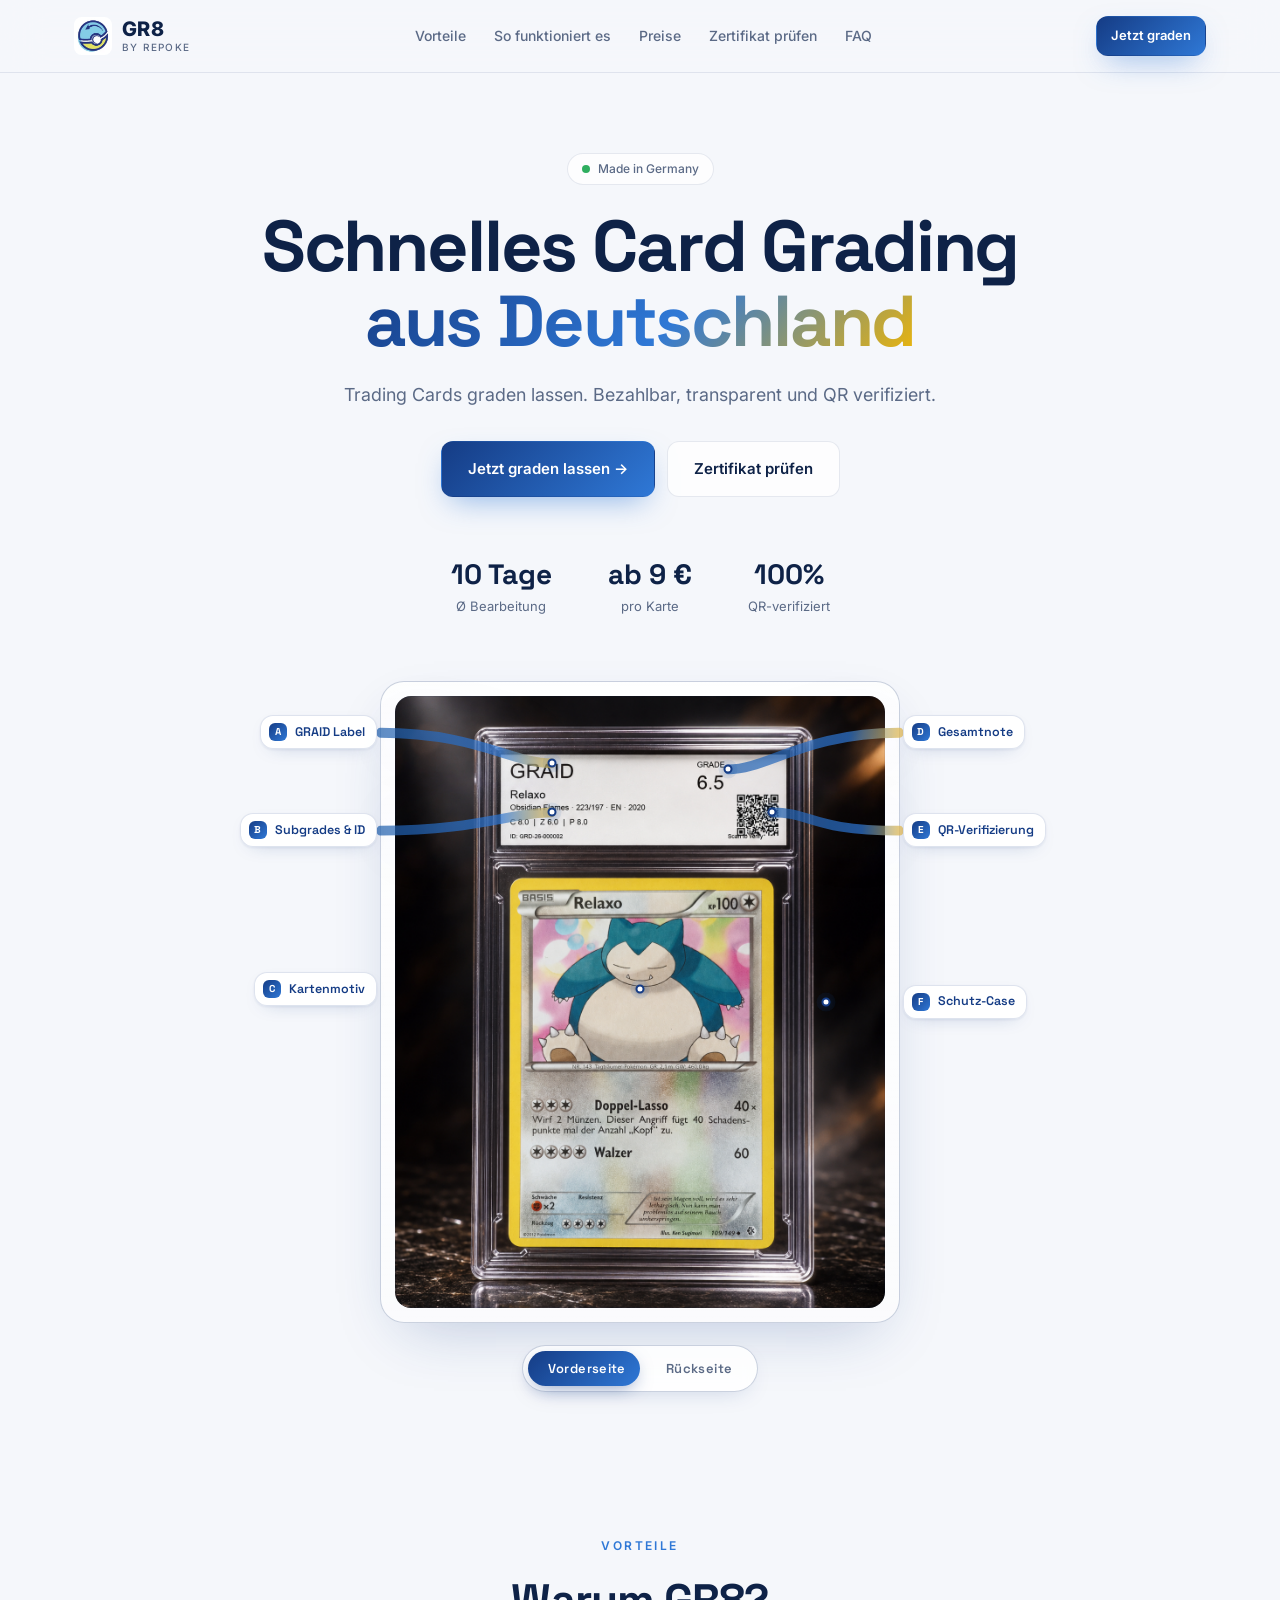
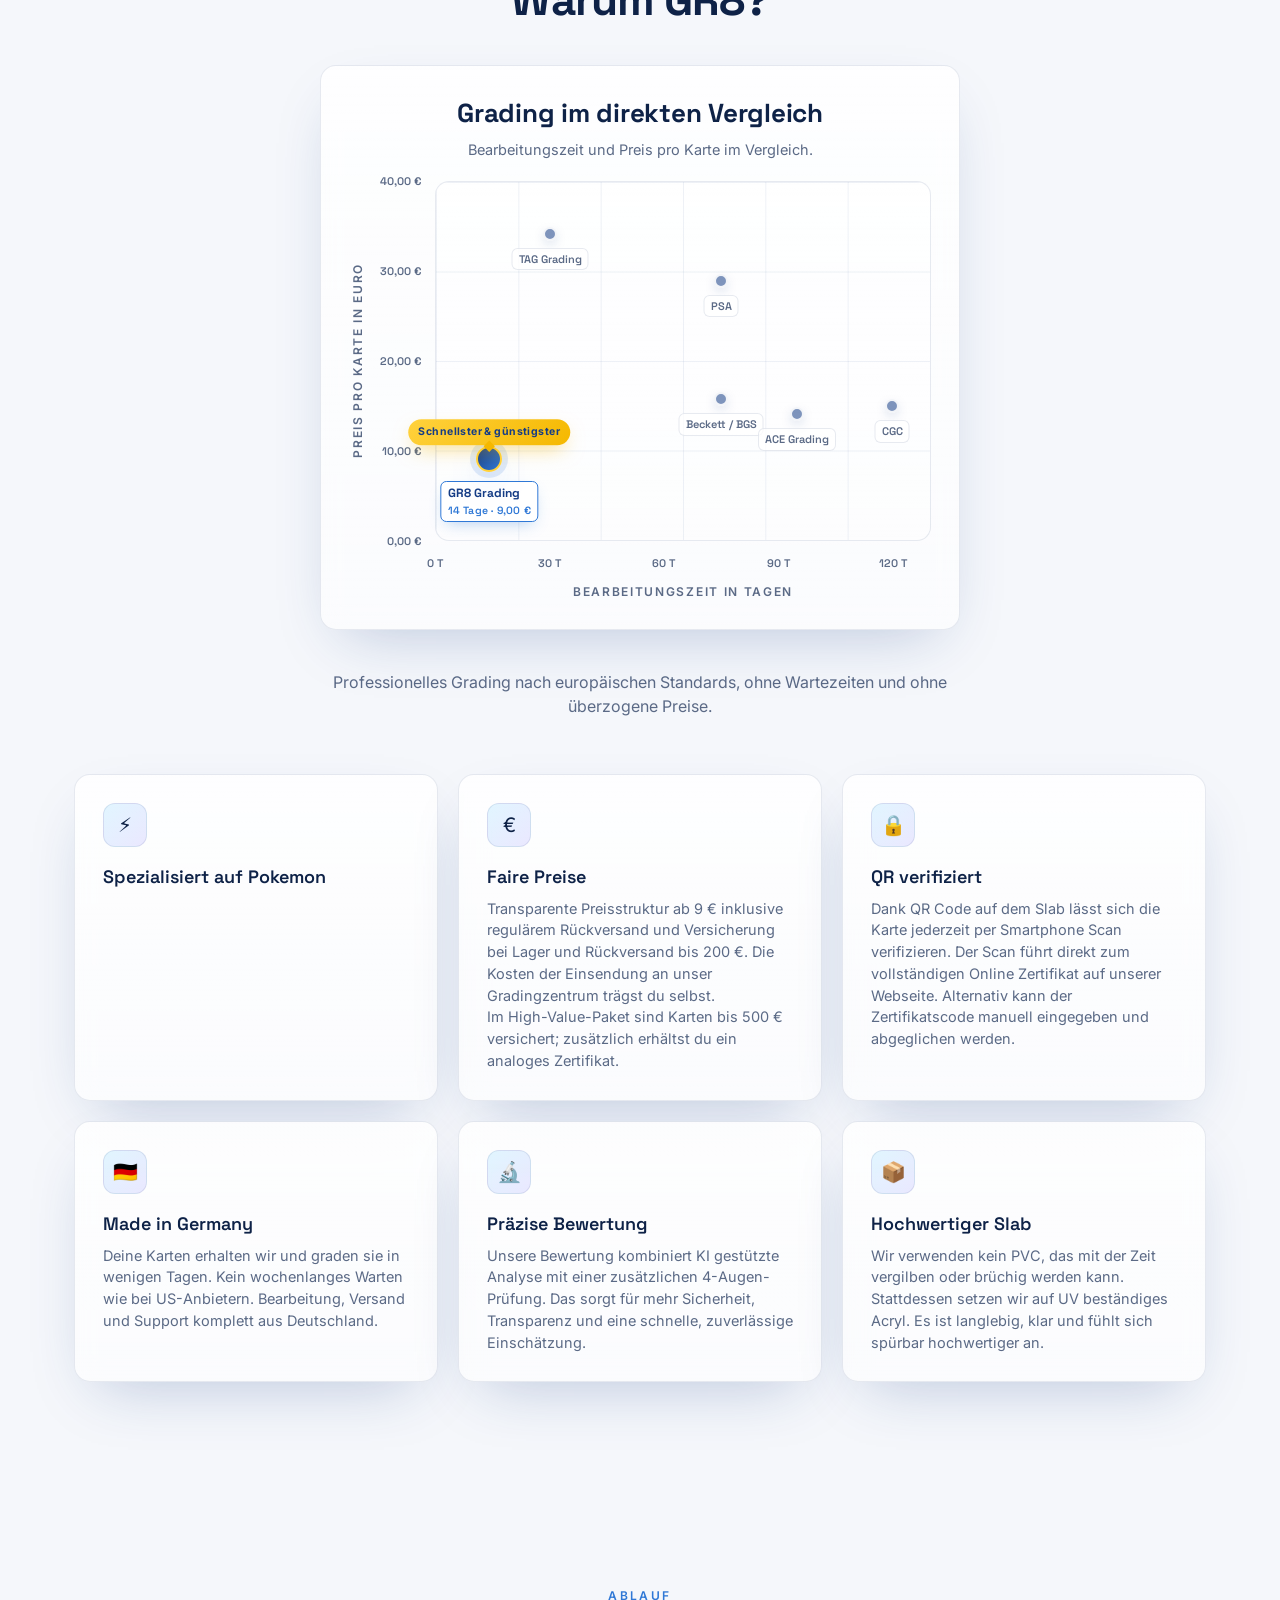
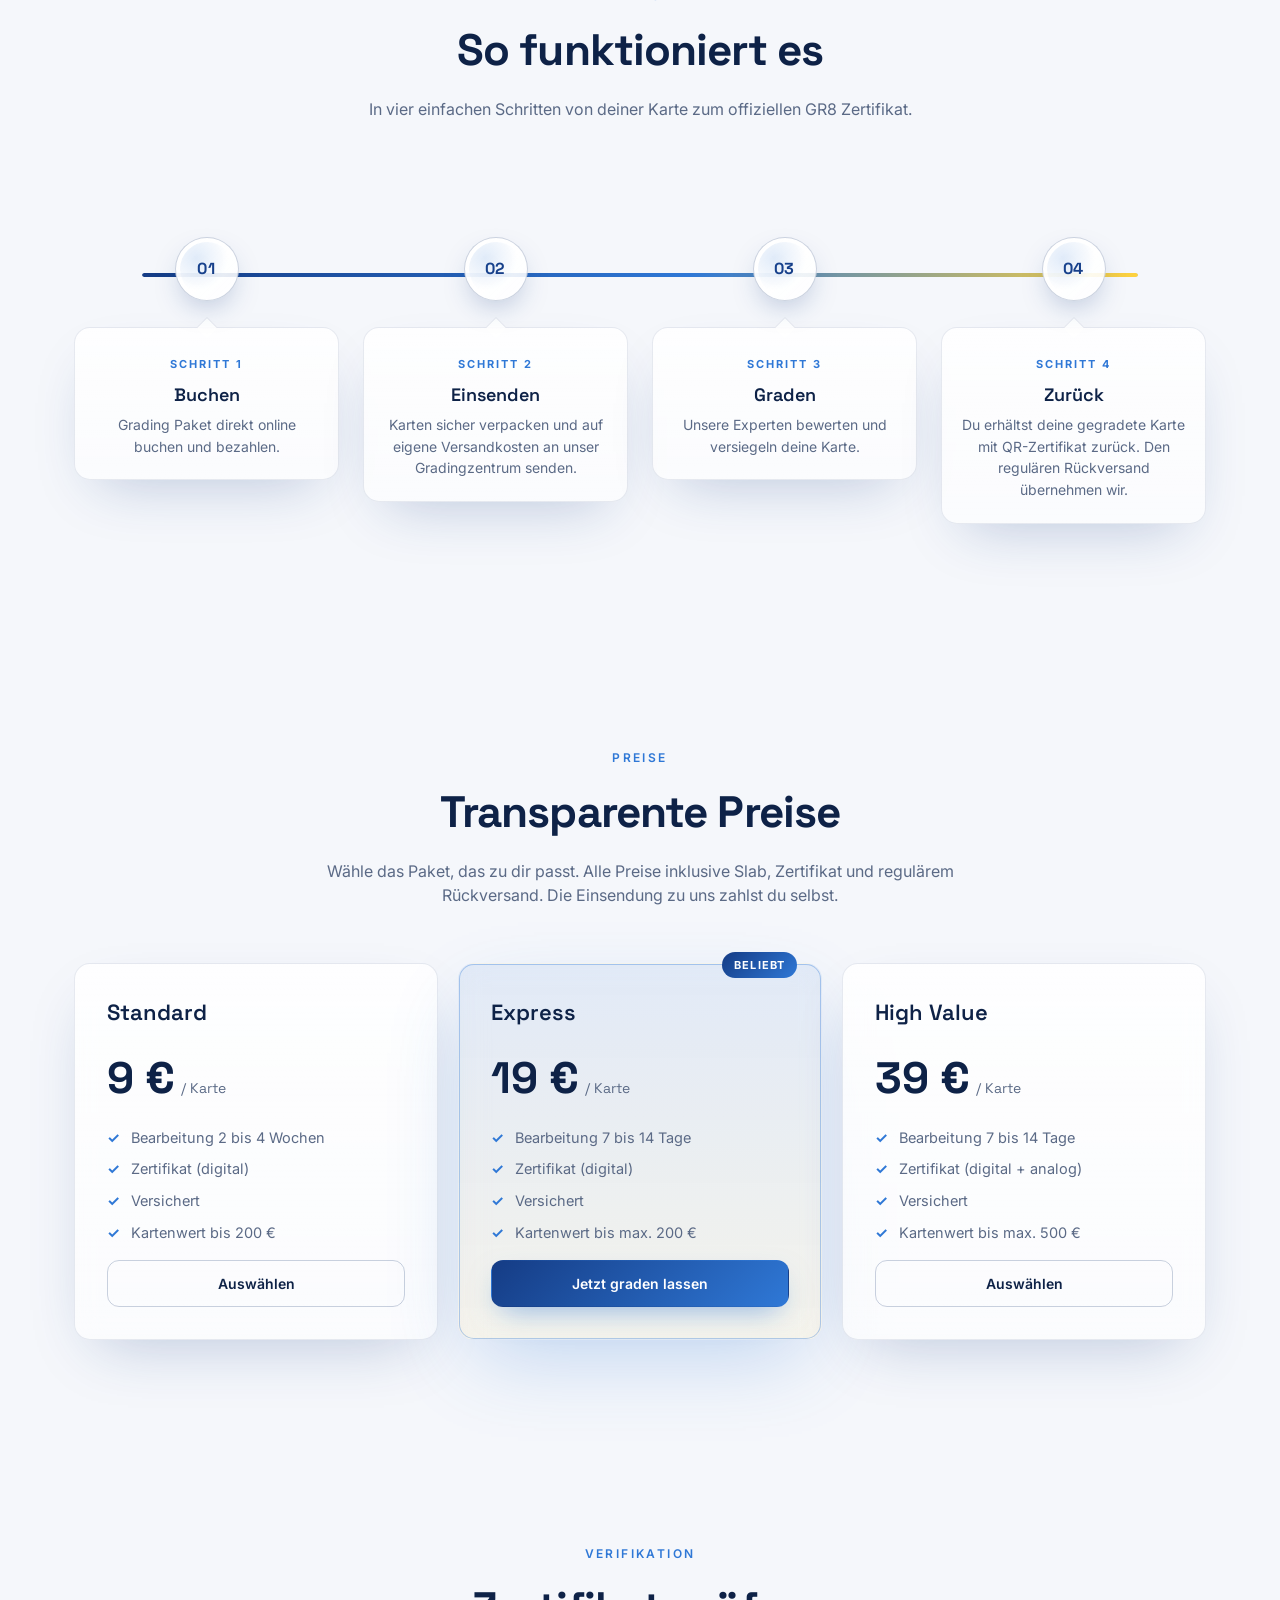
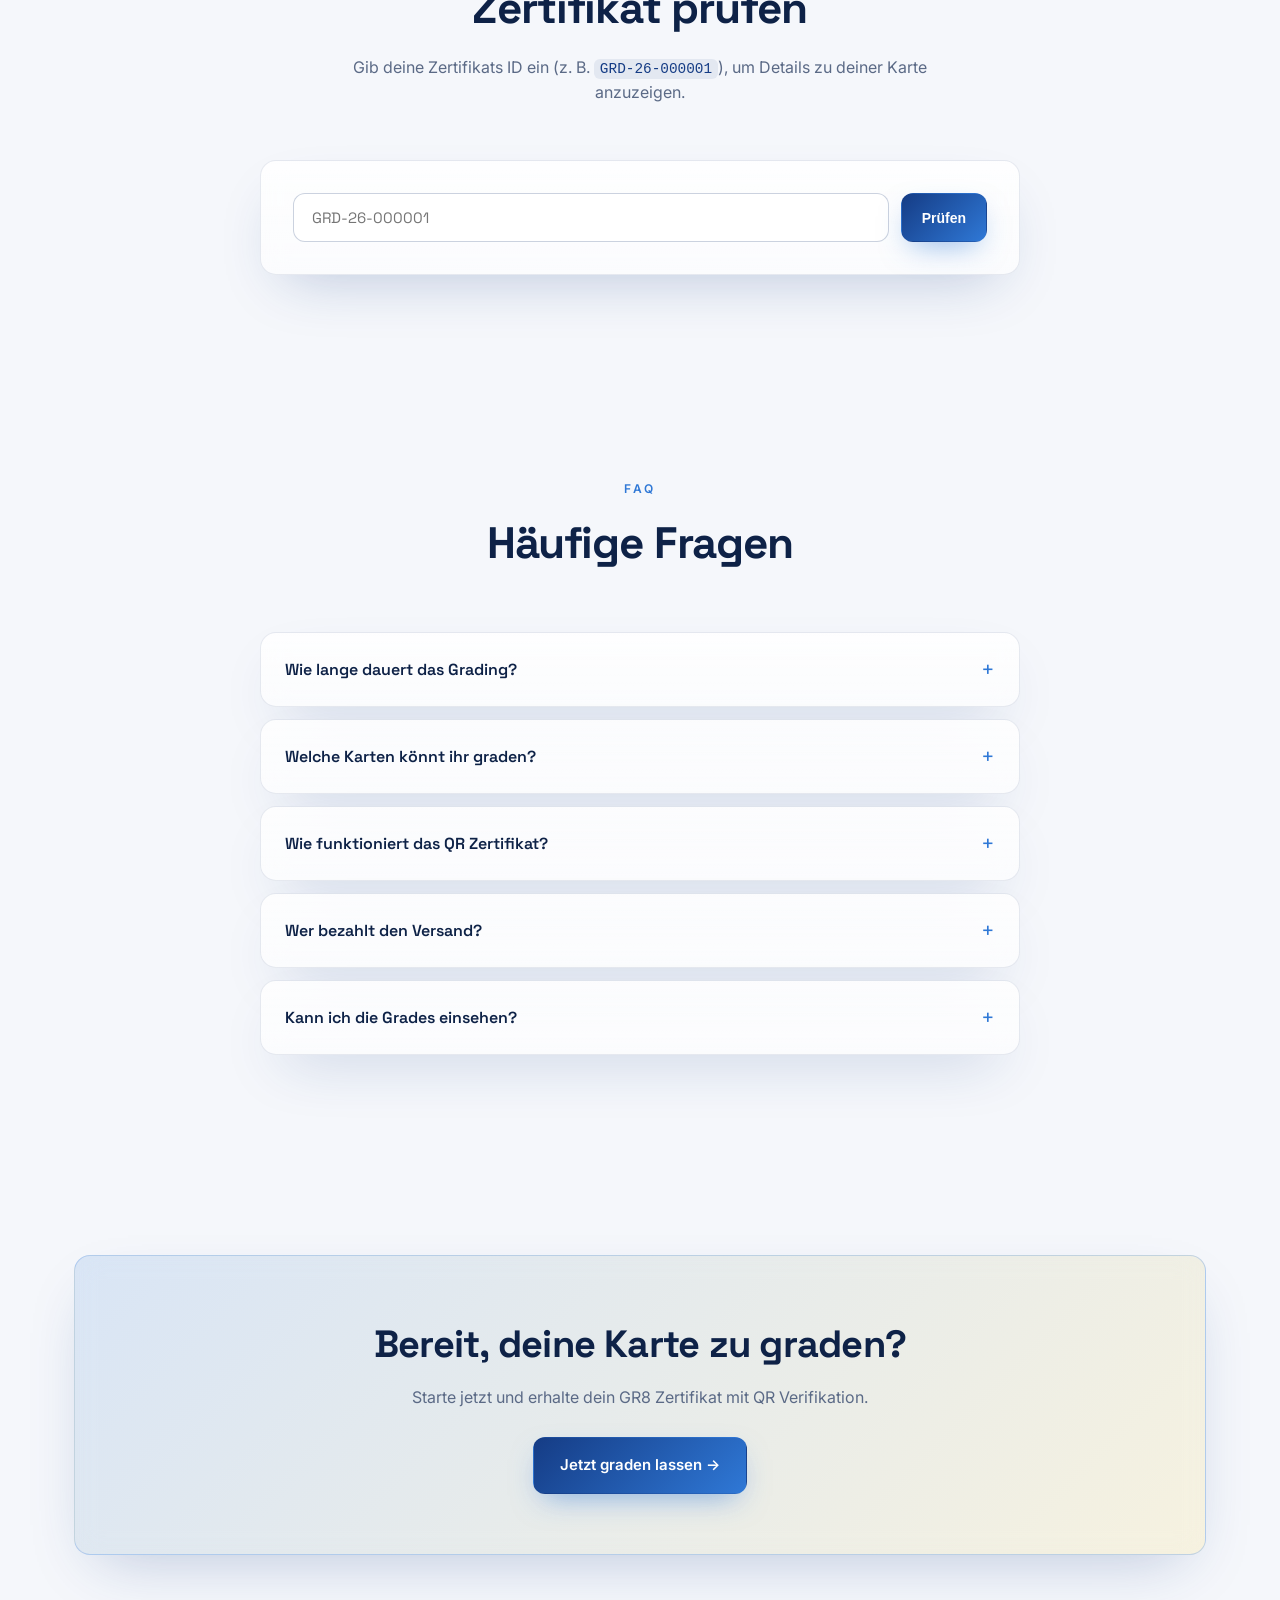
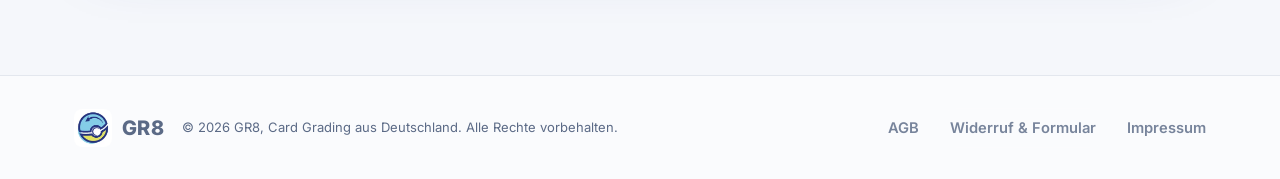
<file: index.html>
<!DOCTYPE html>
<html lang="de">
<head>
<meta charset="UTF-8" />
<meta name="viewport" content="width=device-width, initial-scale=1.0" />
<title>GR8, Schnelles Card Grading aus Deutschland</title>
<meta name="description" content="GR8. Trading Cards graden lassen. Bezahlbar, transparent und QR verifiziert. Professionelles Card Grading aus Deutschland." />
<meta property="og:title" content="GR8, Card Grading aus Deutschland" />
<meta property="og:description" content="Trading Cards graden lassen. Bezahlbar, transparent und QR verifiziert." />
<meta property="og:type" content="website" />
<link rel="icon" href="logo.webp" type="image/webp" />
<link rel="preconnect" href="https://fonts.googleapis.com" />
<link rel="preconnect" href="https://fonts.gstatic.com" crossorigin />
<link href="https://fonts.googleapis.com/css2?family=Inter:wght@400;500;600;700;800;900&family=Space+Grotesk:wght@500;600;700&display=swap" rel="stylesheet" />
<link rel="stylesheet" href="style.css" />
<style>
  .site-footer .footer-inner {
    gap: 18px;
    flex-wrap: wrap;
  }
  .footer-legal {
    display: flex;
    align-items: center;
    justify-content: center;
    flex-wrap: wrap;
    gap: 8px 18px;
    margin-left: auto;
  }
  .footer-legal a {
    color: inherit;
    font-size: 0.92rem;
    font-weight: 600;
    opacity: 0.82;
    text-decoration: none;
    transition: opacity .2s ease, transform .2s ease;
  }
  .footer-legal a:hover,
  .footer-legal a:focus-visible {
    opacity: 1;
    transform: translateY(-1px);
  }
  .footer-legal .footer-withdraw-link {
    padding: 8px 12px;
    border: 1px solid rgba(255,255,255,.22);
    border-radius: 999px;
  }
  @media (max-width: 760px) {
    .site-footer .footer-inner {
      flex-direction: column;
      text-align: center;
    }
    .footer-legal { margin-left: 0; }
  }
</style>
</head>
<body>
<div class="bg-orbs" aria-hidden="true">
  <span class="orb orb-1"></span>
  <span class="orb orb-2"></span>
  <span class="orb orb-3"></span>
</div>

<header class="site-header">
  <div class="container nav">
    <a href="#top" class="logo">
      <img src="logo.webp" alt="GR8 Logo" />
      <span class="logo-word">
        GR8
        <small class="logo-sub">BY REPOKE</small>
      </span>
    </a>
    <nav class="nav-links">
      <a href="#vorteile">Vorteile</a>
      <a href="#ablauf">So funktioniert es</a>
      <a href="#preise">Preise</a>
      <a href="#zertifikat">Zertifikat prüfen</a>
      <a href="#faq">FAQ</a>
    </nav>
    <a href="https://buy.stripe.com/PLACEHOLDER" class="btn btn-primary btn-sm">Jetzt graden</a>
  </div>
</header>

<main id="top">
  <!-- HERO -->
  <section class="hero">
    <div class="container hero-inner">
      <span class="pill">
        <span class="pulse"></span> Made in Germany
      </span>
      <h1>Schnelles Card Grading<br /><span class="gradient-text">aus Deutschland</span></h1>
      <p class="lead">Trading Cards graden lassen. Bezahlbar, transparent und QR verifiziert.</p>
      <div class="hero-cta">
        <a href="https://buy.stripe.com/PLACEHOLDER" class="btn btn-primary btn-lg">Jetzt graden lassen →</a>
        <a href="#zertifikat" class="btn btn-ghost btn-lg">Zertifikat prüfen</a>
      </div>
      <div class="hero-stats">
        <div><strong>10 Tage</strong><span>Ø Bearbeitung</span></div>
        <div><strong>ab 9 €</strong><span>pro Karte</span></div>
        <div><strong>100%</strong><span>QR-verifiziert</span></div>
      </div>
    </div>

    <!-- Sample certificate card -->
    <div class="container cert-preview-wrap">
      <div class="hero-visual" data-side="front">
        <div class="hero-image-stack">
          <img src="hero-graded-card.png" alt="Vorderseite der gegradeten GRAID Karte im Acryl-Slab" class="hero-image hero-image-front" />
          <img src="hero-graded-card-back.png" alt="Rückseite der gegradeten GRAID Karte mit QR Code" class="hero-image hero-image-back" />
        </div>
        <div class="hero-overlays">
          <!-- Callouts injected by script.js from central CALLOUTS config -->
        </div>
      </div>
      <ul class="callout-mobile-list" aria-label="Merkmale der Karte"></ul>
      <div class="side-toggle" role="tablist" aria-label="Karte drehen">
        <button type="button" class="side-toggle-btn is-active" data-side="front" role="tab" aria-selected="true">Vorderseite</button>
        <button type="button" class="side-toggle-btn" data-side="back" role="tab" aria-selected="false">Rückseite</button>
        <span class="side-toggle-thumb" aria-hidden="true"></span>
      </div>
    </div>
  </section>

  <!-- VORTEILE -->
  <section id="vorteile" class="section">
    <div class="container">
      <div class="section-head">
        <span class="eyebrow">Vorteile</span>
        <h2>Warum GR8?</h2>
        <div class="compare-chart-wrap glass" aria-label="Vergleich Bearbeitungszeit und Preis pro Karte">
          <div class="compare-chart-head">
            <h3>Grading im direkten Vergleich</h3>
            <p>Bearbeitungszeit und Preis pro Karte im Vergleich.</p>
          </div>
          <div class="compare-chart" id="compare-chart">
            <div class="cc-ylabel">Preis pro Karte in Euro</div>
            <div class="cc-yaxis" aria-hidden="true"></div>
            <div class="cc-plot" role="img" aria-label="Streudiagramm mit sechs Anbietern"></div>
            <div class="cc-xaxis" aria-hidden="true"></div>
            <div class="cc-xlabel">Bearbeitungszeit in Tagen</div>
          </div>
        </div>
        <p>Professionelles Grading nach europäischen Standards, ohne Wartezeiten und ohne überzogene Preise.</p>
      </div>
      <div class="grid grid-3">
        <div class="card glass">
          <div class="icon">⚡</div>
          <h3>Spezialisiert auf Pokemon</h3>
          <p>
</p>
        </div>
        <div class="card glass">
          <div class="icon">€</div>
          <h3>Faire Preise</h3>
          <p>Transparente Preisstruktur ab 9 € inklusive regulärem Rückversand und Versicherung bei Lager und Rückversand bis 200 €. Die Kosten der Einsendung an unser Gradingzentrum trägst du selbst.<br />Im High-Value-Paket sind Karten bis 500 € versichert; zusätzlich erhältst du ein analoges Zertifikat.</p>
        </div>
        <div class="card glass">
          <div class="icon">🔒</div>
          <h3>QR verifiziert</h3>
          <p>Dank QR Code auf dem Slab lässt sich die Karte jederzeit per Smartphone Scan verifizieren. Der Scan führt direkt zum vollständigen Online Zertifikat auf unserer Webseite. Alternativ kann der Zertifikatscode manuell eingegeben und abgeglichen werden.</p>
        </div>
        <div class="card glass">
          <div class="icon">🇩🇪</div>
          <h3>Made in Germany</h3>
          <p>Deine Karten erhalten wir und graden sie in wenigen Tagen. Kein wochenlanges Warten wie bei US-Anbietern. Bearbeitung, Versand und Support komplett aus Deutschland.</p>
        </div>
        <div class="card glass">
          <div class="icon">🔬</div>
          <h3>Präzise Bewertung</h3>
          <p>Unsere Bewertung kombiniert KI gestützte Analyse mit einer zusätzlichen 4-Augen-Prüfung. Das sorgt für mehr Sicherheit, Transparenz und eine schnelle, zuverlässige Einschätzung.</p>
        </div>
        <div class="card glass">
          <div class="icon">📦</div>
          <h3>Hochwertiger Slab</h3>
          <p>Wir verwenden kein PVC, das mit der Zeit vergilben oder brüchig werden kann. Stattdessen setzen wir auf UV beständiges Acryl. Es ist langlebig, klar und fühlt sich spürbar hochwertiger an.</p>
        </div>
      </div>
    </div>
  </section>

  <!-- ABLAUF -->
  <section id="ablauf" class="section">
    <div class="container">
      <div class="section-head">
        <span class="eyebrow">Ablauf</span>
        <h2>So funktioniert es</h2>
        <p>In vier einfachen Schritten von deiner Karte zum offiziellen GR8 Zertifikat.</p>
      </div>
      <ol class="timeline" aria-label="Ablauf in vier Schritten">
        <div class="timeline-track" aria-hidden="true">
          <div class="timeline-progress"></div>
        </div>
        <li class="timeline-item" style="--tl-delay:0s">
          <div class="timeline-dot"><span>01</span></div>
          <div class="timeline-card glass">
            <span class="timeline-tag">Schritt 1</span>
            <h3>Buchen</h3>
            <p>Grading Paket direkt online buchen und bezahlen.</p>
          </div>
        </li>
        <li class="timeline-item" style="--tl-delay:.15s">
          <div class="timeline-dot"><span>02</span></div>
          <div class="timeline-card glass">
            <span class="timeline-tag">Schritt 2</span>
            <h3>Einsenden</h3>
            <p>Karten sicher verpacken und auf eigene Versandkosten an unser Gradingzentrum senden.</p>
          </div>
        </li>
        <li class="timeline-item" style="--tl-delay:.3s">
          <div class="timeline-dot"><span>03</span></div>
          <div class="timeline-card glass">
            <span class="timeline-tag">Schritt 3</span>
            <h3>Graden</h3>
            <p>Unsere Experten bewerten und versiegeln deine Karte.</p>
          </div>
        </li>
        <li class="timeline-item" style="--tl-delay:.45s">
          <div class="timeline-dot"><span>04</span></div>
          <div class="timeline-card glass">
            <span class="timeline-tag">Schritt 4</span>
            <h3>Zurück</h3>
            <p>Du erhältst deine gegradete Karte mit QR-Zertifikat zurück. Den regulären Rückversand übernehmen wir.</p>
          </div>
        </li>
      </ol>
    </div>
  </section>

  <!-- PREISE -->
  <section id="preise" class="section">
    <div class="container">
      <div class="section-head">
        <span class="eyebrow">Preise</span>
        <h2>Transparente Preise</h2>
        <p>Wähle das Paket, das zu dir passt. Alle Preise inklusive Slab, Zertifikat und regulärem Rückversand. Die Einsendung zu uns zahlst du selbst.</p>
      </div>
      <div class="grid grid-3 pricing">
        <div class="price-card glass">
          <h3>Standard</h3>
          <div class="price"><span>9 €</span><small>/ Karte</small></div>
          <ul>
            <li>Bearbeitung 2 bis 4 Wochen</li>
            <li>Zertifikat (digital)</li>
            <li>Versichert </li>
            <li>Kartenwert bis 200 €</li>
          </ul>
          <a href="https://buy.stripe.com/PLACEHOLDER" class="btn btn-outline">Auswählen</a>
        </div>
        <div class="price-card glass featured">
          <span class="badge">Beliebt</span>
          <h3>Express</h3>
          <div class="price"><span>19 €</span><small>/ Karte</small></div>
          <ul>
            <li>Bearbeitung 7 bis 14 Tage</li>
            <li>Zertifikat (digital)</li>
            <li>Versichert</li>
            <li>Kartenwert bis max. 200 €</li>
          </ul>
          <a href="https://buy.stripe.com/PLACEHOLDER" class="btn btn-primary">Jetzt graden lassen</a>
        </div>
        <div class="price-card glass">
          <h3>High Value</h3>
          <div class="price"><span>39 €</span><small>/ Karte</small></div>
          <ul>
            <li>Bearbeitung 7 bis 14 Tage</li>
            <li>Zertifikat (digital + analog)</li>
            <li>Versichert</li>
            <li>Kartenwert bis max. 500 €</li>
          </ul>
          <a href="https://buy.stripe.com/PLACEHOLDER" class="btn btn-outline">Auswählen</a>
        </div>
      </div>
    </div>
  </section>

  <!-- ZERTIFIKAT PRÜFEN -->
  <section id="zertifikat" class="section">
    <div class="container">
      <div class="section-head">
        <span class="eyebrow">Verifikation</span>
        <h2>Zertifikat prüfen</h2>
        <p>Gib deine Zertifikats ID ein (z. B. <code>GRD-26-000001</code>), um Details zu deiner Karte anzuzeigen.</p>
      </div>
      <div class="verify glass">
        <form id="verify-form" class="verify-form">
          <input type="text" id="cert-input" placeholder="GRD-26-000001" autocomplete="off" />
          <button type="submit" class="btn btn-primary">Prüfen</button>
        </form>
        <div id="verify-result" class="verify-result"></div>
      </div>
    </div>
  </section>

  <!-- FAQ -->
  <section id="faq" class="section">
    <div class="container">
      <div class="section-head">
        <span class="eyebrow">FAQ</span>
        <h2>Häufige Fragen</h2>
      </div>
      <div class="faq">
        <details class="glass"><summary>Wie lange dauert das Grading?</summary><p>Je nach Paket zwischen 7 Tagen (Express) und 4 Wochen (Standard).</p></details>
        <details class="glass"><summary>Welche Karten könnt ihr graden?</summary><p>Wir graden alle gängigen TCGs wie Pokémon, Magic, Yu-Gi-Oh, One Piece und mehr.</p></details>
        <details class="glass"><summary>Wie funktioniert das QR Zertifikat?</summary><p>Jede gegradete Karte erhält einen QR Code. Beim Scannen öffnet sich die offizielle Zertifikatsseite, so kann jeder Käufer die Echtheit prüfen.</p></details>
        <details class="glass"><summary>Wer bezahlt den Versand?</summary><p>Die Kosten für die Einsendung an unser Gradingzentrum trägst du selbst. Den regulären Rückversand deiner fertig gegradeten Karten zu dir übernehmen wir. Der Rückversand ist entsprechend dem gewählten Paket versichert.</p></details>
        <details class="glass"><summary>Kann ich die Grades einsehen?</summary><p>Ja, Centering, Condition und Print werden separat ausgewiesen und sind auf deinem Zertifikat transparent nachvollziehbar.</p></details>
      </div>
    </div>
  </section>

  <!-- FINAL CTA -->
  <section class="section cta-section">
    <div class="container">
      <div class="cta-box glass">
        <h2>Bereit, deine Karte zu graden?</h2>
        <p>Starte jetzt und erhalte dein GR8 Zertifikat mit QR Verifikation.</p>
        <a href="https://buy.stripe.com/PLACEHOLDER" class="btn btn-primary btn-lg">Jetzt graden lassen →</a>
      </div>
    </div>
  </section>
</main>

<footer class="site-footer">
  <div class="container footer-inner">
    <div class="logo">
      <img src="logo.webp" alt="GR8 Logo" />
      <span>GR8</span>
    </div>
    <p>© <span id="year"></span> GR8, Card Grading aus Deutschland. Alle Rechte vorbehalten.</p>
    <nav class="footer-legal" aria-label="Rechtliche Informationen">
      <a href="agb.html">AGB</a>
      <a href="widerruf.html" class="footer-withdraw-link">Widerruf &amp; Formular</a>
      <a href="impressum.html">Impressum</a>
    </nav>
  </div>
</footer>

<script src="script.js"></script>
</body>
</html>
</file>
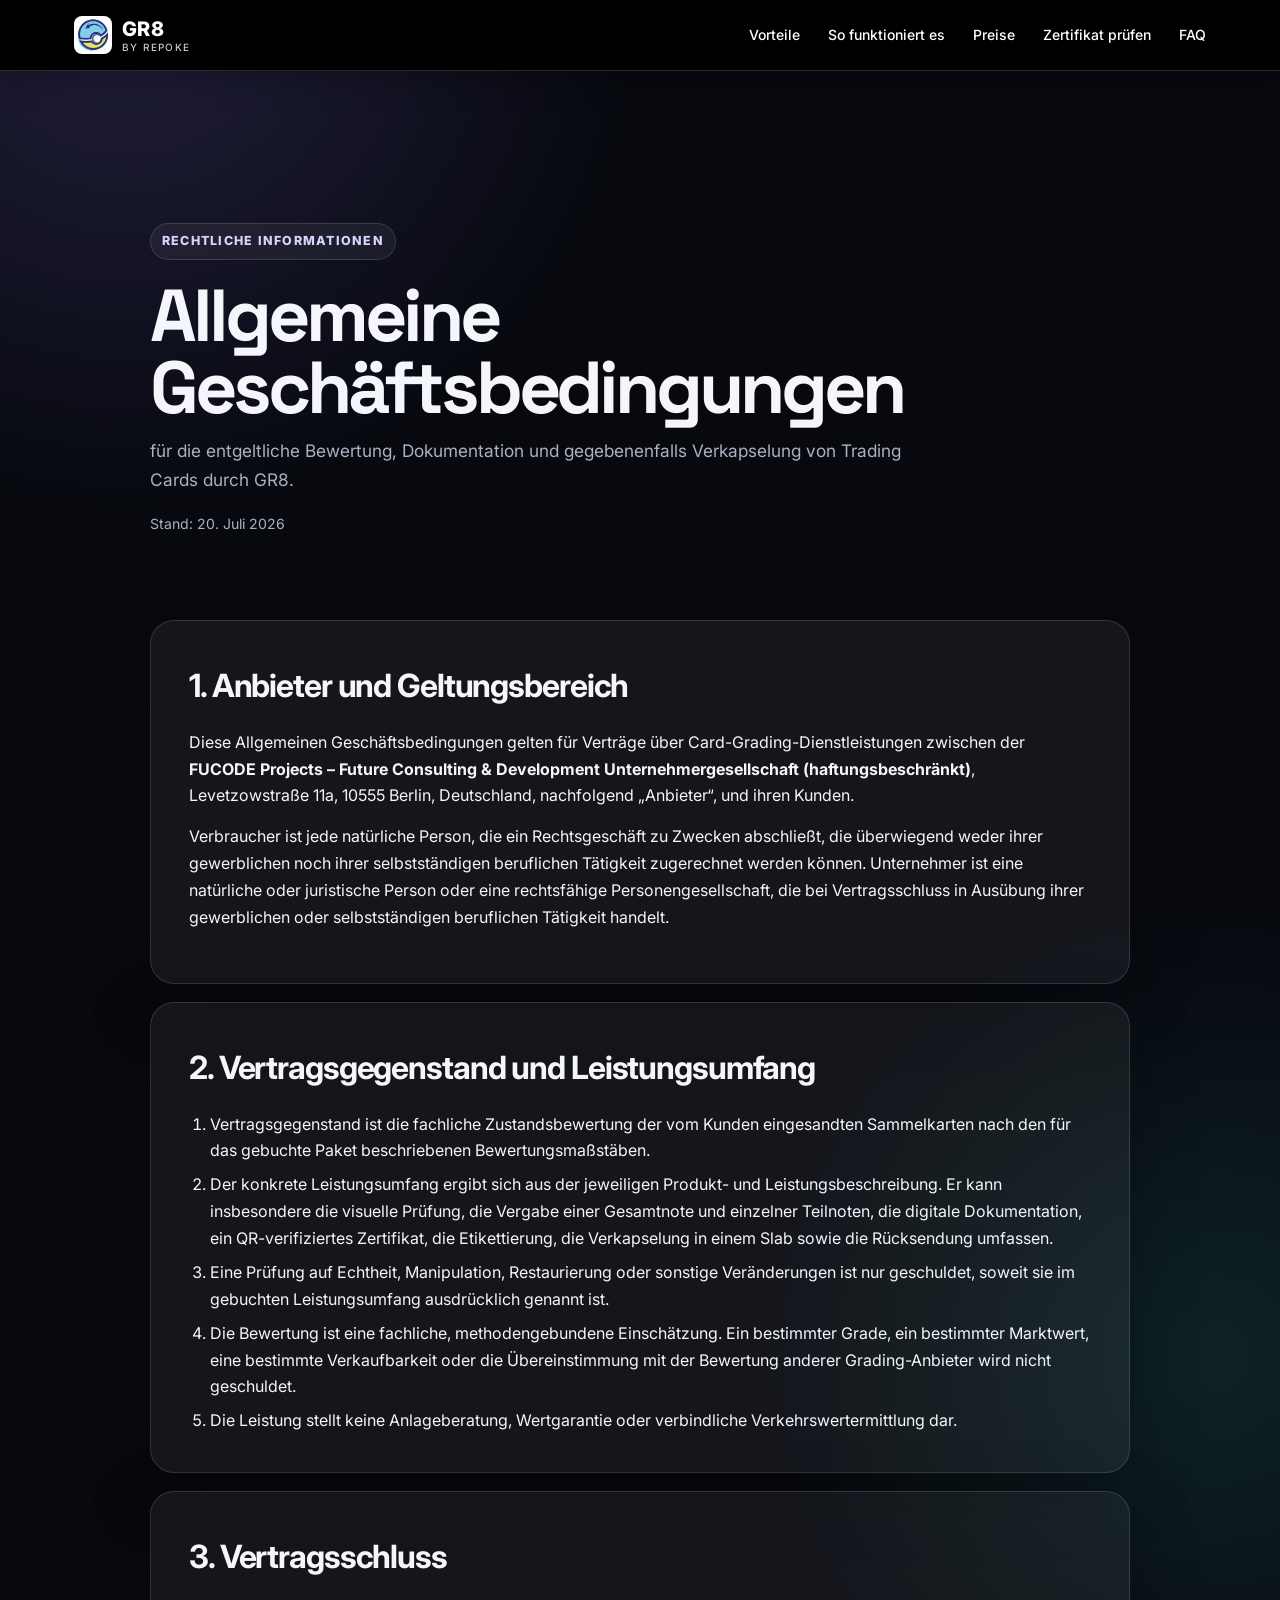
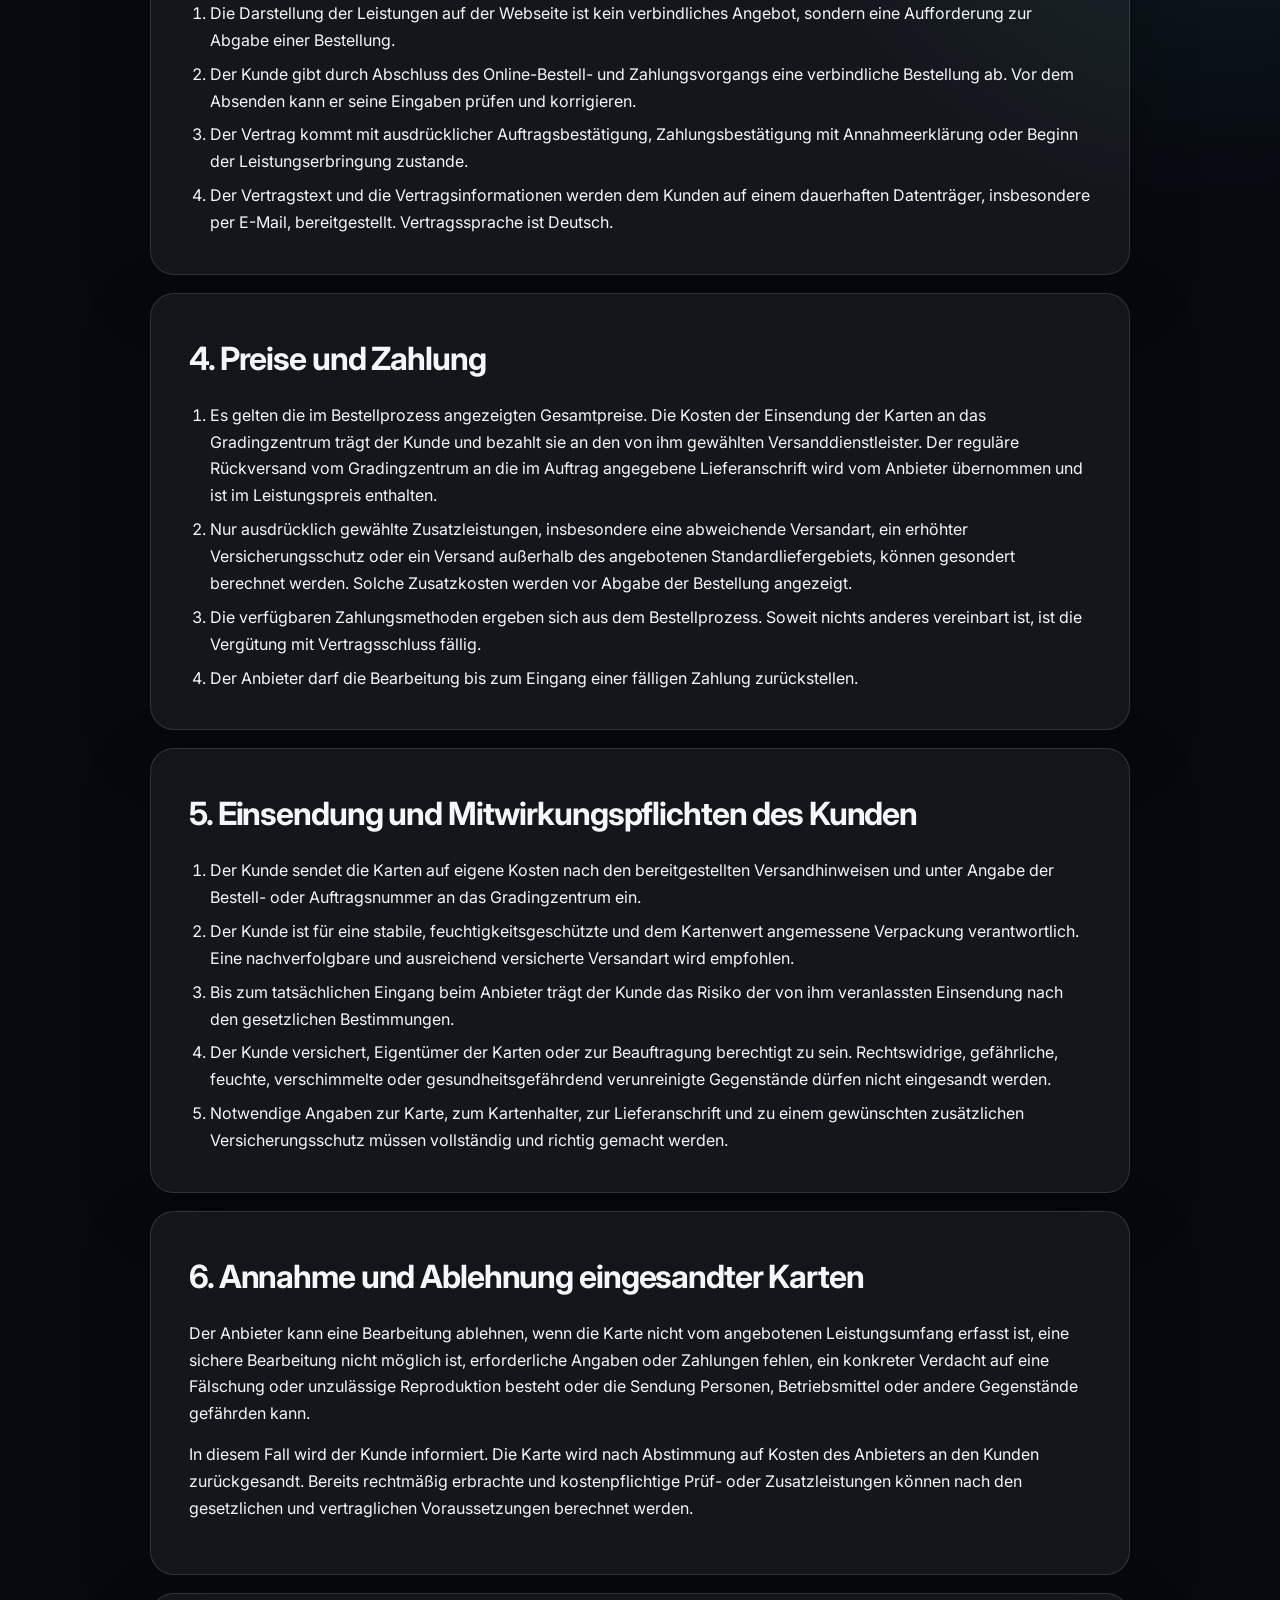
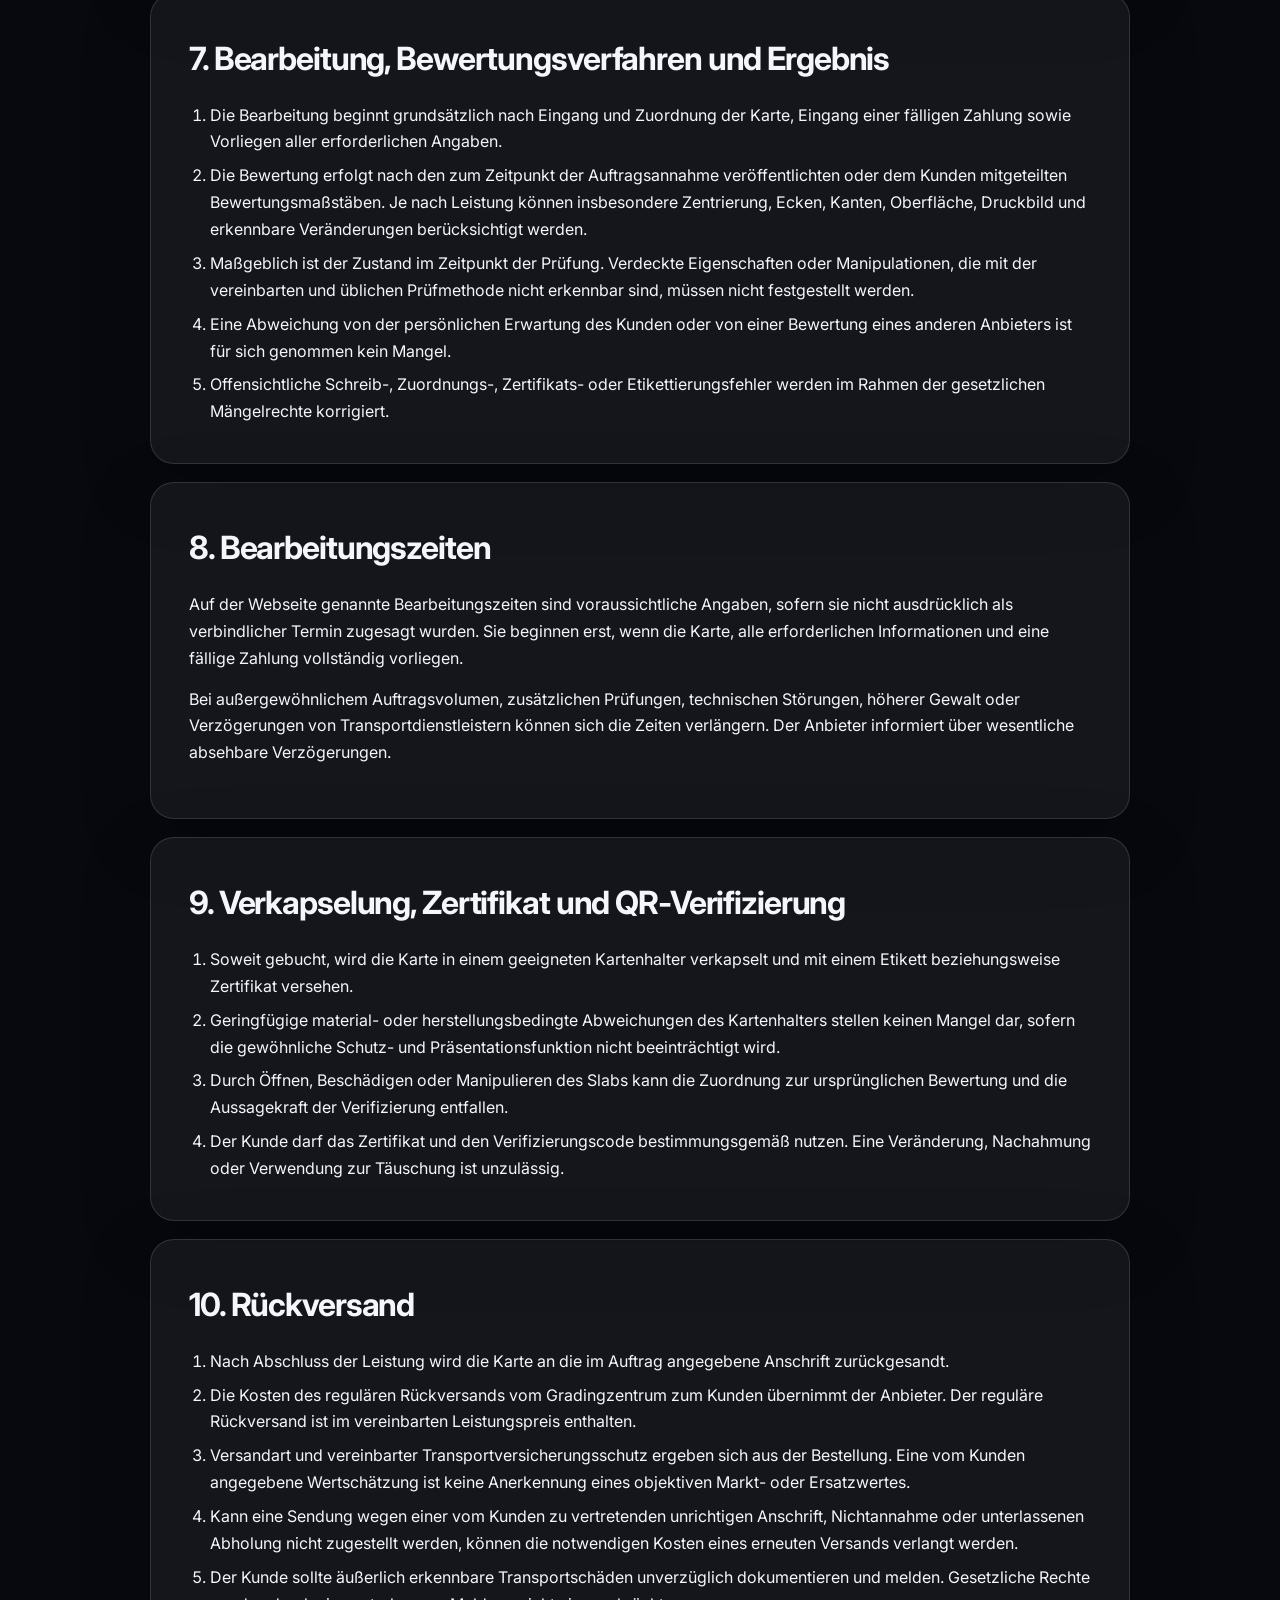
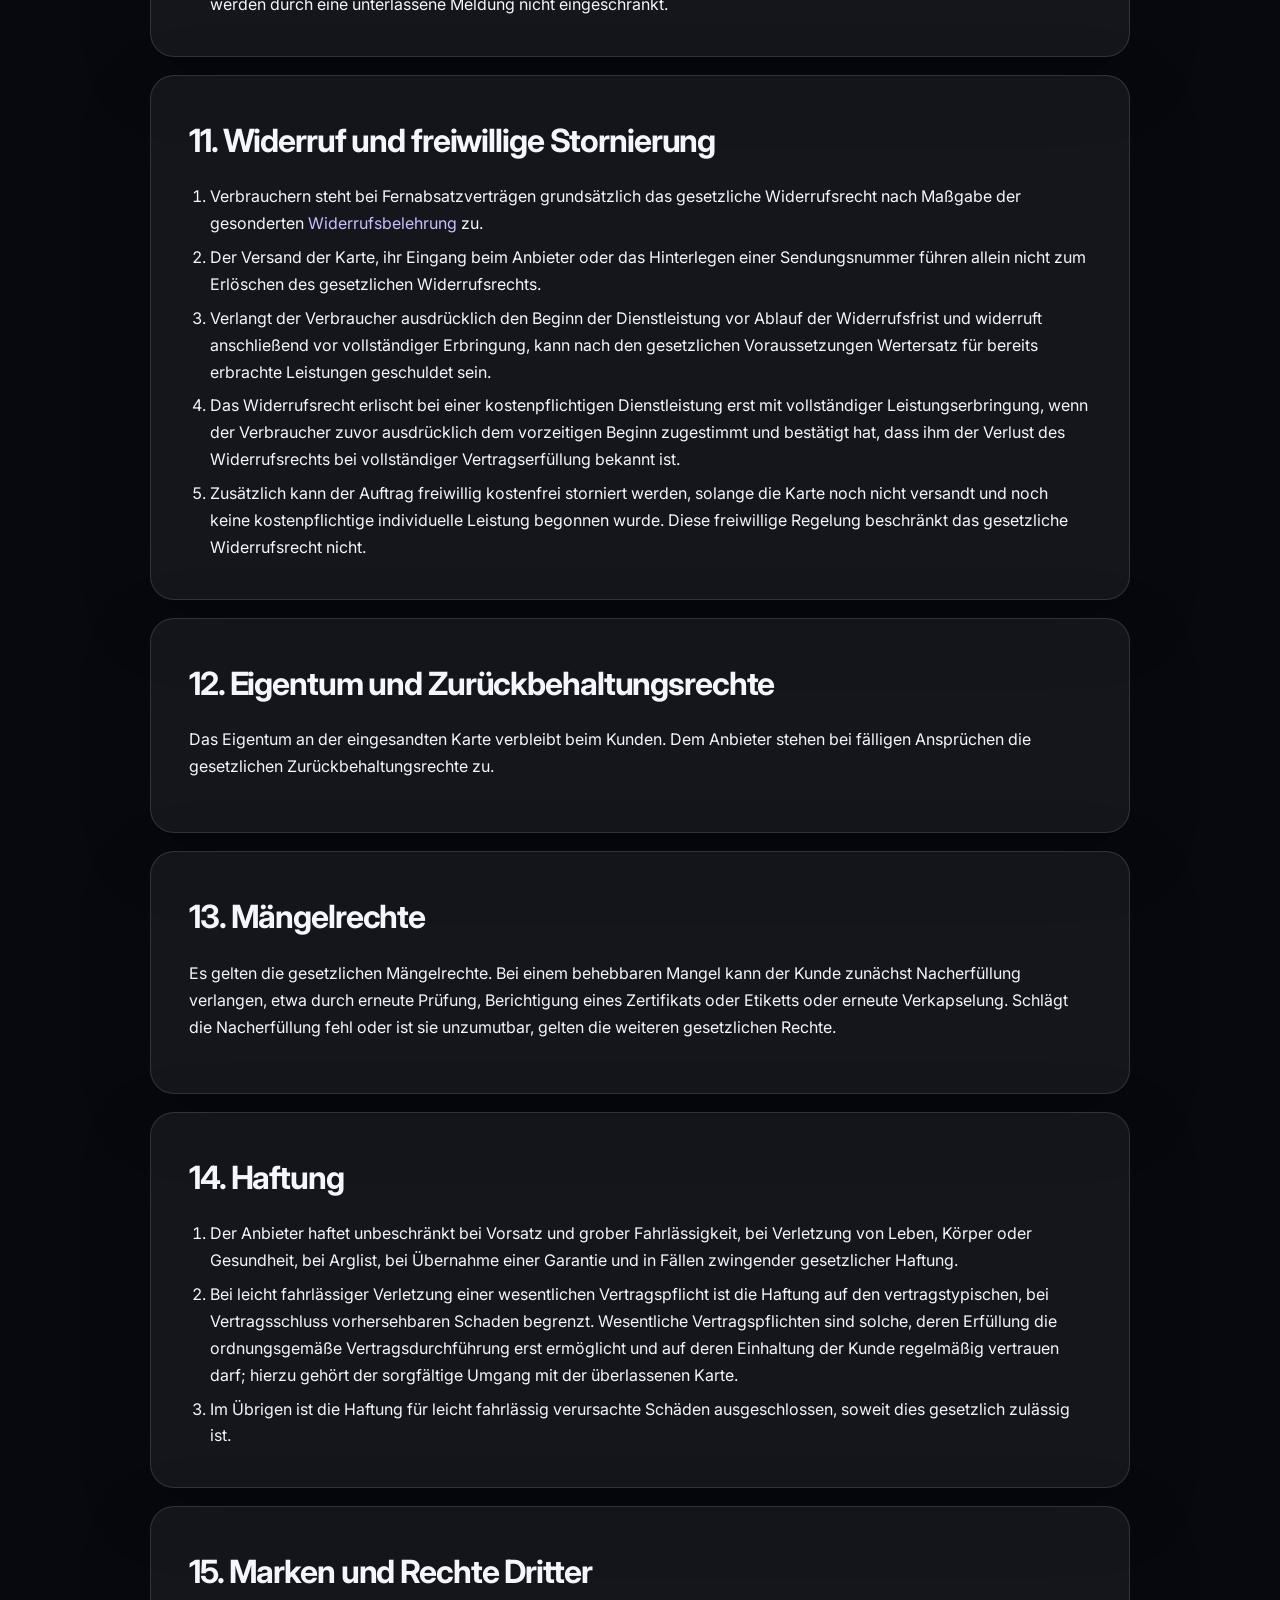
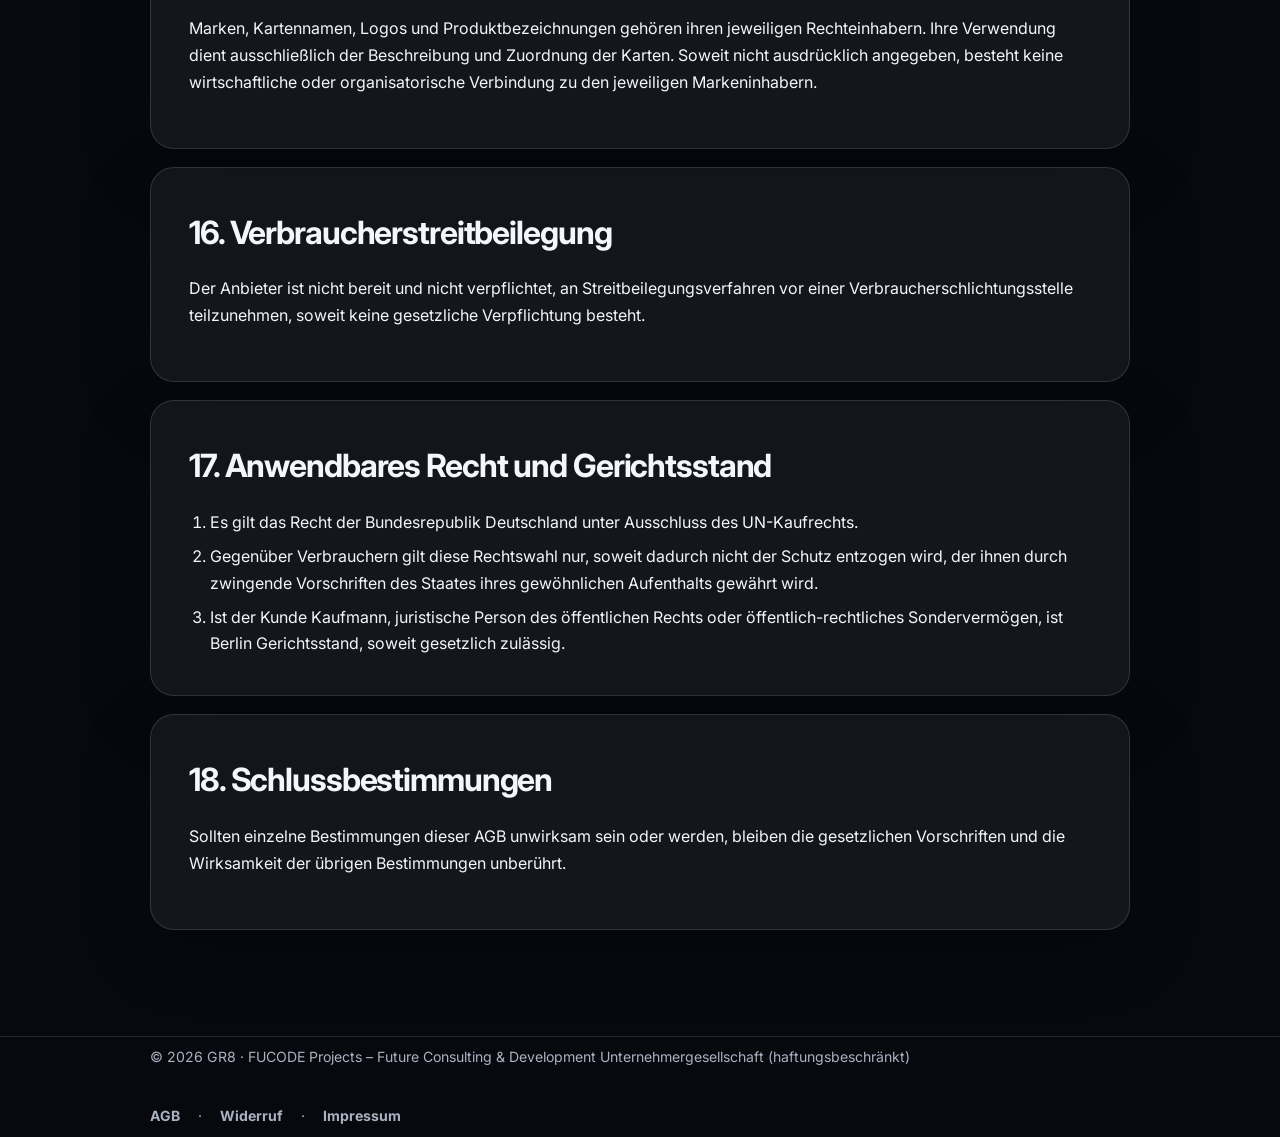
<file: agb.html>
<!DOCTYPE html>
<html lang="de">
<head>
  <meta charset="UTF-8" />
  <meta name="viewport" content="width=device-width, initial-scale=1.0" />
  <title>Allgemeine Geschäftsbedingungen | GR8 Card Grading</title>
  <meta name="description" content="AGB des GR8 Card-Grading-Service." />
  <link rel="icon" href="logo.webp" type="image/webp" />
  <link rel="preconnect" href="https://fonts.googleapis.com" />
  <link rel="preconnect" href="https://fonts.gstatic.com" crossorigin />
  <link href="https://fonts.googleapis.com/css2?family=Inter:wght@400;500;600;700;800;900&family=Space+Grotesk:wght@500;600;700&display=swap" rel="stylesheet" />
  <link rel="stylesheet" href="style.css" />
  <style>
:root {
  color-scheme: dark;
  --bg: #07090f;
  --panel: rgba(255,255,255,.055);
  --panel-strong: rgba(255,255,255,.085);
  --border: rgba(255,255,255,.13);
  --text: #f4f6fb;
  --muted: #aab1c0;
  --accent: #8f7cff;
  --accent-2: #43d7c7;
  --max: 980px;
}
* { box-sizing: border-box; }
html { scroll-behavior: smooth; }
body {
  margin: 0;
  min-height: 100vh;
  color: var(--text);
  background:
    radial-gradient(circle at 10% 0%, rgba(143,124,255,.19), transparent 32rem),
    radial-gradient(circle at 95% 18%, rgba(67,215,199,.12), transparent 28rem),
    var(--bg);
  font-family: Inter, ui-sans-serif, system-ui, -apple-system, BlinkMacSystemFont, "Segoe UI", sans-serif;
  line-height: 1.68;
}
a { color: #c8c0ff; }
a:hover { color: #fff; }
.topbar {
  position: sticky;
  top: 0;
  z-index: 20;
  background: rgba(7,9,15,.82);
  border-bottom: 1px solid var(--border);
  backdrop-filter: blur(16px);
}
.topbar-inner, main, .legal-footer-inner { width: min(calc(100% - 36px), var(--max)); margin: 0 auto; }
.topbar-inner { min-height: 70px; display: flex; align-items: center; justify-content: space-between; gap: 22px; }
.brand { display: inline-flex; align-items: center; gap: 10px; color: var(--text); text-decoration: none; font-weight: 900; letter-spacing: -.03em; font-size: 1.25rem; }
.brand-mark { display: grid; place-items: center; width: 38px; height: 38px; border-radius: 12px; background: linear-gradient(135deg, var(--accent), var(--accent-2)); color: #080a10; font-size: .88rem; }
.topnav { display: flex; flex-wrap: wrap; justify-content: flex-end; gap: 7px 16px; }
.topnav a { color: var(--muted); text-decoration: none; font-size: .9rem; font-weight: 700; }
.topnav a[aria-current="page"] { color: #fff; }
main { padding: 72px 0 88px; }
.hero { margin-bottom: 30px; }
.kicker { display: inline-flex; padding: 7px 11px; border: 1px solid var(--border); border-radius: 999px; color: #d9d4ff; background: var(--panel); font-size: .78rem; font-weight: 800; text-transform: uppercase; letter-spacing: .1em; }
h1 { max-width: 820px; margin: 20px 0 12px; font-size: clamp(2.2rem, 7vw, 4.6rem); line-height: .98; letter-spacing: -.055em; }
.lead { max-width: 760px; margin: 0; color: var(--muted); font-size: 1.08rem; }
.meta { margin-top: 18px; color: var(--muted); font-size: .88rem; }
.panel { margin: 18px 0; padding: clamp(22px, 4vw, 38px); border: 1px solid var(--border); background: var(--panel); border-radius: 24px; box-shadow: 0 20px 70px rgba(0,0,0,.24); }
h2 { margin: 0 0 16px; font-size: clamp(1.35rem, 4vw, 2rem); letter-spacing: -.035em; }
h3 { margin: 28px 0 8px; font-size: 1.08rem; }
p { margin: 0 0 14px; }
ol, ul { padding-left: 1.3rem; }
li + li { margin-top: 7px; }
address { font-style: normal; }
.data-grid { display: grid; grid-template-columns: minmax(150px, .38fr) 1fr; gap: 10px 22px; }
.data-grid dt { color: var(--muted); font-weight: 700; }
.data-grid dd { margin: 0; }
.action-row { display: flex; flex-wrap: wrap; gap: 12px; margin-top: 22px; }
.button { display: inline-flex; align-items: center; justify-content: center; min-height: 46px; padding: 0 17px; border: 1px solid var(--border); border-radius: 12px; background: var(--panel-strong); color: #fff; font-weight: 800; text-decoration: none; cursor: pointer; }
.button.primary { border: 0; color: #07090f; background: linear-gradient(135deg, var(--accent), var(--accent-2)); }
form { display: grid; gap: 16px; }
.field { display: grid; gap: 7px; }
label { font-weight: 800; }
input, textarea { width: 100%; border: 1px solid var(--border); border-radius: 12px; background: rgba(0,0,0,.23); color: #fff; padding: 13px 14px; font: inherit; }
textarea { min-height: 120px; resize: vertical; }
input:focus, textarea:focus { outline: 2px solid rgba(143,124,255,.65); outline-offset: 2px; }
.checkbox { display: grid; grid-template-columns: auto 1fr; align-items: start; gap: 10px; }
.checkbox input { width: 18px; height: 18px; margin-top: 4px; }
.form-status { display: none; padding: 14px; border-radius: 12px; background: rgba(67,215,199,.1); border: 1px solid rgba(67,215,199,.3); color: #baf7ee; }
.legal-footer { border-top: 1px solid var(--border); }
.legal-footer-inner { min-height: 100px; display: flex; flex-wrap: wrap; align-items: center; justify-content: space-between; gap: 18px; color: var(--muted); font-size: .88rem; }
.legal-footer nav { display: flex; flex-wrap: wrap; gap: 12px 18px; }
.legal-footer a { color: var(--muted); text-decoration: none; font-weight: 700; }
@media (max-width: 700px) {
  .topbar-inner { padding: 14px 0; align-items: flex-start; flex-direction: column; }
  .topnav { justify-content: flex-start; }
  main { padding-top: 48px; }
  .data-grid { grid-template-columns: 1fr; gap: 3px; }
  .data-grid dd { margin-bottom: 12px; }
  .legal-footer-inner { padding: 24px 0; align-items: flex-start; flex-direction: column; }
}
@media print {
  .topbar, .legal-footer, .action-row { display: none !important; }
  body { color: #000; background: #fff; }
  main { width: 100%; padding: 0; }
  .panel { border: 0; box-shadow: none; padding: 0; }
  h1 { font-size: 30pt; }
}

  /* Einheitliche schwarze Kopfzeile */
  .site-header {
    background: #000 !important;
    border-bottom: 1px solid rgba(255,255,255,.16) !important;
    box-shadow: 0 8px 30px rgba(0,0,0,.28);
    backdrop-filter: none !important;
  }
  .site-header .logo,
  .site-header .logo-word,
  .site-header .logo-sub,
  .site-header .nav-links a {
    color: #fff !important;
  }
  .site-header .logo-sub { opacity: .78; }
</style>
  
</head>
<body>
<div class="bg-orbs" aria-hidden="true">
  <span class="orb orb-1"></span>
  <span class="orb orb-2"></span>
  <span class="orb orb-3"></span>
</div>

<header class="site-header">
  <div class="container nav">
    <a href="index.html#top" class="logo">
      <img src="logo.webp" alt="GR8 Logo" />
      <span class="logo-word">
        GR8
        <small class="logo-sub">BY REPOKE</small>
      </span>
    </a>
    <nav class="nav-links">
      <a href="index.html#vorteile">Vorteile</a>
      <a href="index.html#ablauf">So funktioniert es</a>
      <a href="index.html#preise">Preise</a>
      <a href="index.html#zertifikat">Zertifikat prüfen</a>
      <a href="index.html#faq">FAQ</a>
    </nav>
  </div>
</header>
  <main>
<section class="hero">
  <span class="kicker">Rechtliche Informationen</span>
  <h1>Allgemeine Geschäftsbedingungen</h1>
  <p class="lead">für die entgeltliche Bewertung, Dokumentation und gegebenenfalls Verkapselung von Trading Cards durch GR8.</p>
  <p class="meta">Stand: 20. Juli 2026</p>
</section>

<section class="panel">
  <h2>1. Anbieter und Geltungsbereich</h2>
  <p>Diese Allgemeinen Geschäftsbedingungen gelten für Verträge über Card-Grading-Dienstleistungen zwischen der <strong>FUCODE Projects – Future Consulting & Development Unternehmergesellschaft (haftungsbeschränkt)</strong>, Levetzowstraße 11a, 10555 Berlin, Deutschland, nachfolgend „Anbieter“, und ihren Kunden.</p>
  <p>Verbraucher ist jede natürliche Person, die ein Rechtsgeschäft zu Zwecken abschließt, die überwiegend weder ihrer gewerblichen noch ihrer selbstständigen beruflichen Tätigkeit zugerechnet werden können. Unternehmer ist eine natürliche oder juristische Person oder eine rechtsfähige Personengesellschaft, die bei Vertragsschluss in Ausübung ihrer gewerblichen oder selbstständigen beruflichen Tätigkeit handelt.</p>
</section>

<section class="panel">
  <h2>2. Vertragsgegenstand und Leistungsumfang</h2>
  <ol>
    <li>Vertragsgegenstand ist die fachliche Zustandsbewertung der vom Kunden eingesandten Sammelkarten nach den für das gebuchte Paket beschriebenen Bewertungsmaßstäben.</li>
    <li>Der konkrete Leistungsumfang ergibt sich aus der jeweiligen Produkt- und Leistungsbeschreibung. Er kann insbesondere die visuelle Prüfung, die Vergabe einer Gesamtnote und einzelner Teilnoten, die digitale Dokumentation, ein QR-verifiziertes Zertifikat, die Etikettierung, die Verkapselung in einem Slab sowie die Rücksendung umfassen.</li>
    <li>Eine Prüfung auf Echtheit, Manipulation, Restaurierung oder sonstige Veränderungen ist nur geschuldet, soweit sie im gebuchten Leistungsumfang ausdrücklich genannt ist.</li>
    <li>Die Bewertung ist eine fachliche, methodengebundene Einschätzung. Ein bestimmter Grade, ein bestimmter Marktwert, eine bestimmte Verkaufbarkeit oder die Übereinstimmung mit der Bewertung anderer Grading-Anbieter wird nicht geschuldet.</li>
    <li>Die Leistung stellt keine Anlageberatung, Wertgarantie oder verbindliche Verkehrswertermittlung dar.</li>
  </ol>
</section>

<section class="panel">
  <h2>3. Vertragsschluss</h2>
  <ol>
    <li>Die Darstellung der Leistungen auf der Webseite ist kein verbindliches Angebot, sondern eine Aufforderung zur Abgabe einer Bestellung.</li>
    <li>Der Kunde gibt durch Abschluss des Online-Bestell- und Zahlungsvorgangs eine verbindliche Bestellung ab. Vor dem Absenden kann er seine Eingaben prüfen und korrigieren.</li>
    <li>Der Vertrag kommt mit ausdrücklicher Auftragsbestätigung, Zahlungsbestätigung mit Annahmeerklärung oder Beginn der Leistungserbringung zustande.</li>
    <li>Der Vertragstext und die Vertragsinformationen werden dem Kunden auf einem dauerhaften Datenträger, insbesondere per E-Mail, bereitgestellt. Vertragssprache ist Deutsch.</li>
  </ol>
</section>

<section class="panel">
  <h2>4. Preise und Zahlung</h2>
  <ol>
    <li>Es gelten die im Bestellprozess angezeigten Gesamtpreise. Die Kosten der Einsendung der Karten an das Gradingzentrum trägt der Kunde und bezahlt sie an den von ihm gewählten Versanddienstleister. Der reguläre Rückversand vom Gradingzentrum an die im Auftrag angegebene Lieferanschrift wird vom Anbieter übernommen und ist im Leistungspreis enthalten.</li>
    <li>Nur ausdrücklich gewählte Zusatzleistungen, insbesondere eine abweichende Versandart, ein erhöhter Versicherungsschutz oder ein Versand außerhalb des angebotenen Standardliefergebiets, können gesondert berechnet werden. Solche Zusatzkosten werden vor Abgabe der Bestellung angezeigt.</li>
    <li>Die verfügbaren Zahlungsmethoden ergeben sich aus dem Bestellprozess. Soweit nichts anderes vereinbart ist, ist die Vergütung mit Vertragsschluss fällig.</li>
    <li>Der Anbieter darf die Bearbeitung bis zum Eingang einer fälligen Zahlung zurückstellen.</li>
  </ol>
</section>

<section class="panel">
  <h2>5. Einsendung und Mitwirkungspflichten des Kunden</h2>
  <ol>
    <li>Der Kunde sendet die Karten auf eigene Kosten nach den bereitgestellten Versandhinweisen und unter Angabe der Bestell- oder Auftragsnummer an das Gradingzentrum ein.</li>
    <li>Der Kunde ist für eine stabile, feuchtigkeitsgeschützte und dem Kartenwert angemessene Verpackung verantwortlich. Eine nachverfolgbare und ausreichend versicherte Versandart wird empfohlen.</li>
    <li>Bis zum tatsächlichen Eingang beim Anbieter trägt der Kunde das Risiko der von ihm veranlassten Einsendung nach den gesetzlichen Bestimmungen.</li>
    <li>Der Kunde versichert, Eigentümer der Karten oder zur Beauftragung berechtigt zu sein. Rechtswidrige, gefährliche, feuchte, verschimmelte oder gesundheitsgefährdend verunreinigte Gegenstände dürfen nicht eingesandt werden.</li>
    <li>Notwendige Angaben zur Karte, zum Kartenhalter, zur Lieferanschrift und zu einem gewünschten zusätzlichen Versicherungsschutz müssen vollständig und richtig gemacht werden.</li>
  </ol>
</section>

<section class="panel">
  <h2>6. Annahme und Ablehnung eingesandter Karten</h2>
  <p>Der Anbieter kann eine Bearbeitung ablehnen, wenn die Karte nicht vom angebotenen Leistungsumfang erfasst ist, eine sichere Bearbeitung nicht möglich ist, erforderliche Angaben oder Zahlungen fehlen, ein konkreter Verdacht auf eine Fälschung oder unzulässige Reproduktion besteht oder die Sendung Personen, Betriebsmittel oder andere Gegenstände gefährden kann.</p>
  <p>In diesem Fall wird der Kunde informiert. Die Karte wird nach Abstimmung auf Kosten des Anbieters an den Kunden zurückgesandt. Bereits rechtmäßig erbrachte und kostenpflichtige Prüf- oder Zusatzleistungen können nach den gesetzlichen und vertraglichen Voraussetzungen berechnet werden.</p>
</section>

<section class="panel">
  <h2>7. Bearbeitung, Bewertungsverfahren und Ergebnis</h2>
  <ol>
    <li>Die Bearbeitung beginnt grundsätzlich nach Eingang und Zuordnung der Karte, Eingang einer fälligen Zahlung sowie Vorliegen aller erforderlichen Angaben.</li>
    <li>Die Bewertung erfolgt nach den zum Zeitpunkt der Auftragsannahme veröffentlichten oder dem Kunden mitgeteilten Bewertungsmaßstäben. Je nach Leistung können insbesondere Zentrierung, Ecken, Kanten, Oberfläche, Druckbild und erkennbare Veränderungen berücksichtigt werden.</li>
    <li>Maßgeblich ist der Zustand im Zeitpunkt der Prüfung. Verdeckte Eigenschaften oder Manipulationen, die mit der vereinbarten und üblichen Prüfmethode nicht erkennbar sind, müssen nicht festgestellt werden.</li>
    <li>Eine Abweichung von der persönlichen Erwartung des Kunden oder von einer Bewertung eines anderen Anbieters ist für sich genommen kein Mangel.</li>
    <li>Offensichtliche Schreib-, Zuordnungs-, Zertifikats- oder Etikettierungsfehler werden im Rahmen der gesetzlichen Mängelrechte korrigiert.</li>
  </ol>
</section>

<section class="panel">
  <h2>8. Bearbeitungszeiten</h2>
  <p>Auf der Webseite genannte Bearbeitungszeiten sind voraussichtliche Angaben, sofern sie nicht ausdrücklich als verbindlicher Termin zugesagt wurden. Sie beginnen erst, wenn die Karte, alle erforderlichen Informationen und eine fällige Zahlung vollständig vorliegen.</p>
  <p>Bei außergewöhnlichem Auftragsvolumen, zusätzlichen Prüfungen, technischen Störungen, höherer Gewalt oder Verzögerungen von Transportdienstleistern können sich die Zeiten verlängern. Der Anbieter informiert über wesentliche absehbare Verzögerungen.</p>
</section>

<section class="panel">
  <h2>9. Verkapselung, Zertifikat und QR-Verifizierung</h2>
  <ol>
    <li>Soweit gebucht, wird die Karte in einem geeigneten Kartenhalter verkapselt und mit einem Etikett beziehungsweise Zertifikat versehen.</li>
    <li>Geringfügige material- oder herstellungsbedingte Abweichungen des Kartenhalters stellen keinen Mangel dar, sofern die gewöhnliche Schutz- und Präsentationsfunktion nicht beeinträchtigt wird.</li>
    <li>Durch Öffnen, Beschädigen oder Manipulieren des Slabs kann die Zuordnung zur ursprünglichen Bewertung und die Aussagekraft der Verifizierung entfallen.</li>
    <li>Der Kunde darf das Zertifikat und den Verifizierungscode bestimmungsgemäß nutzen. Eine Veränderung, Nachahmung oder Verwendung zur Täuschung ist unzulässig.</li>
  </ol>
</section>

<section class="panel">
  <h2>10. Rückversand</h2>
  <ol>
    <li>Nach Abschluss der Leistung wird die Karte an die im Auftrag angegebene Anschrift zurückgesandt.</li>
    <li>Die Kosten des regulären Rückversands vom Gradingzentrum zum Kunden übernimmt der Anbieter. Der reguläre Rückversand ist im vereinbarten Leistungspreis enthalten.</li>
    <li>Versandart und vereinbarter Transportversicherungsschutz ergeben sich aus der Bestellung. Eine vom Kunden angegebene Wertschätzung ist keine Anerkennung eines objektiven Markt- oder Ersatzwertes.</li>
    <li>Kann eine Sendung wegen einer vom Kunden zu vertretenden unrichtigen Anschrift, Nichtannahme oder unterlassenen Abholung nicht zugestellt werden, können die notwendigen Kosten eines erneuten Versands verlangt werden.</li>
    <li>Der Kunde sollte äußerlich erkennbare Transportschäden unverzüglich dokumentieren und melden. Gesetzliche Rechte werden durch eine unterlassene Meldung nicht eingeschränkt.</li>
  </ol>
</section>

<section class="panel">
  <h2>11. Widerruf und freiwillige Stornierung</h2>
  <ol>
    <li>Verbrauchern steht bei Fernabsatzverträgen grundsätzlich das gesetzliche Widerrufsrecht nach Maßgabe der gesonderten <a href="widerruf.html">Widerrufsbelehrung</a> zu.</li>
    <li>Der Versand der Karte, ihr Eingang beim Anbieter oder das Hinterlegen einer Sendungsnummer führen allein nicht zum Erlöschen des gesetzlichen Widerrufsrechts.</li>
    <li>Verlangt der Verbraucher ausdrücklich den Beginn der Dienstleistung vor Ablauf der Widerrufsfrist und widerruft anschließend vor vollständiger Erbringung, kann nach den gesetzlichen Voraussetzungen Wertersatz für bereits erbrachte Leistungen geschuldet sein.</li>
    <li>Das Widerrufsrecht erlischt bei einer kostenpflichtigen Dienstleistung erst mit vollständiger Leistungserbringung, wenn der Verbraucher zuvor ausdrücklich dem vorzeitigen Beginn zugestimmt und bestätigt hat, dass ihm der Verlust des Widerrufsrechts bei vollständiger Vertragserfüllung bekannt ist.</li>
    <li>Zusätzlich kann der Auftrag freiwillig kostenfrei storniert werden, solange die Karte noch nicht versandt und noch keine kostenpflichtige individuelle Leistung begonnen wurde. Diese freiwillige Regelung beschränkt das gesetzliche Widerrufsrecht nicht.</li>
  </ol>
</section>

<section class="panel">
  <h2>12. Eigentum und Zurückbehaltungsrechte</h2>
  <p>Das Eigentum an der eingesandten Karte verbleibt beim Kunden. Dem Anbieter stehen bei fälligen Ansprüchen die gesetzlichen Zurückbehaltungsrechte zu.</p>
</section>

<section class="panel">
  <h2>13. Mängelrechte</h2>
  <p>Es gelten die gesetzlichen Mängelrechte. Bei einem behebbaren Mangel kann der Kunde zunächst Nacherfüllung verlangen, etwa durch erneute Prüfung, Berichtigung eines Zertifikats oder Etiketts oder erneute Verkapselung. Schlägt die Nacherfüllung fehl oder ist sie unzumutbar, gelten die weiteren gesetzlichen Rechte.</p>
</section>

<section class="panel">
  <h2>14. Haftung</h2>
  <ol>
    <li>Der Anbieter haftet unbeschränkt bei Vorsatz und grober Fahrlässigkeit, bei Verletzung von Leben, Körper oder Gesundheit, bei Arglist, bei Übernahme einer Garantie und in Fällen zwingender gesetzlicher Haftung.</li>
    <li>Bei leicht fahrlässiger Verletzung einer wesentlichen Vertragspflicht ist die Haftung auf den vertragstypischen, bei Vertragsschluss vorhersehbaren Schaden begrenzt. Wesentliche Vertragspflichten sind solche, deren Erfüllung die ordnungsgemäße Vertragsdurchführung erst ermöglicht und auf deren Einhaltung der Kunde regelmäßig vertrauen darf; hierzu gehört der sorgfältige Umgang mit der überlassenen Karte.</li>
    <li>Im Übrigen ist die Haftung für leicht fahrlässig verursachte Schäden ausgeschlossen, soweit dies gesetzlich zulässig ist.</li>
  </ol>
</section>

<section class="panel">
  <h2>15. Marken und Rechte Dritter</h2>
  <p>Marken, Kartennamen, Logos und Produktbezeichnungen gehören ihren jeweiligen Rechteinhabern. Ihre Verwendung dient ausschließlich der Beschreibung und Zuordnung der Karten. Soweit nicht ausdrücklich angegeben, besteht keine wirtschaftliche oder organisatorische Verbindung zu den jeweiligen Markeninhabern.</p>
</section>

<section class="panel">
  <h2>16. Verbraucherstreitbeilegung</h2>
  <p>Der Anbieter ist nicht bereit und nicht verpflichtet, an Streitbeilegungsverfahren vor einer Verbraucherschlichtungsstelle teilzunehmen, soweit keine gesetzliche Verpflichtung besteht.</p>
</section>

<section class="panel">
  <h2>17. Anwendbares Recht und Gerichtsstand</h2>
  <ol>
    <li>Es gilt das Recht der Bundesrepublik Deutschland unter Ausschluss des UN-Kaufrechts.</li>
    <li>Gegenüber Verbrauchern gilt diese Rechtswahl nur, soweit dadurch nicht der Schutz entzogen wird, der ihnen durch zwingende Vorschriften des Staates ihres gewöhnlichen Aufenthalts gewährt wird.</li>
    <li>Ist der Kunde Kaufmann, juristische Person des öffentlichen Rechts oder öffentlich-rechtliches Sondervermögen, ist Berlin Gerichtsstand, soweit gesetzlich zulässig.</li>
  </ol>
</section>

<section class="panel">
  <h2>18. Schlussbestimmungen</h2>
  <p>Sollten einzelne Bestimmungen dieser AGB unwirksam sein oder werden, bleiben die gesetzlichen Vorschriften und die Wirksamkeit der übrigen Bestimmungen unberührt.</p>
</section>
</main>
  <footer class="legal-footer">
    <div class="legal-footer-inner">
      <span>© 2026 GR8 · FUCODE Projects – Future Consulting & Development Unternehmergesellschaft (haftungsbeschränkt)</span>
      <nav aria-label="Rechtliche Informationen"><a href="agb.html">AGB</a> · <a href="widerruf.html">Widerruf</a> · <a href="impressum.html">Impressum</a></nav>
    </div>
  </footer>
  
</body>
</html>
</file>
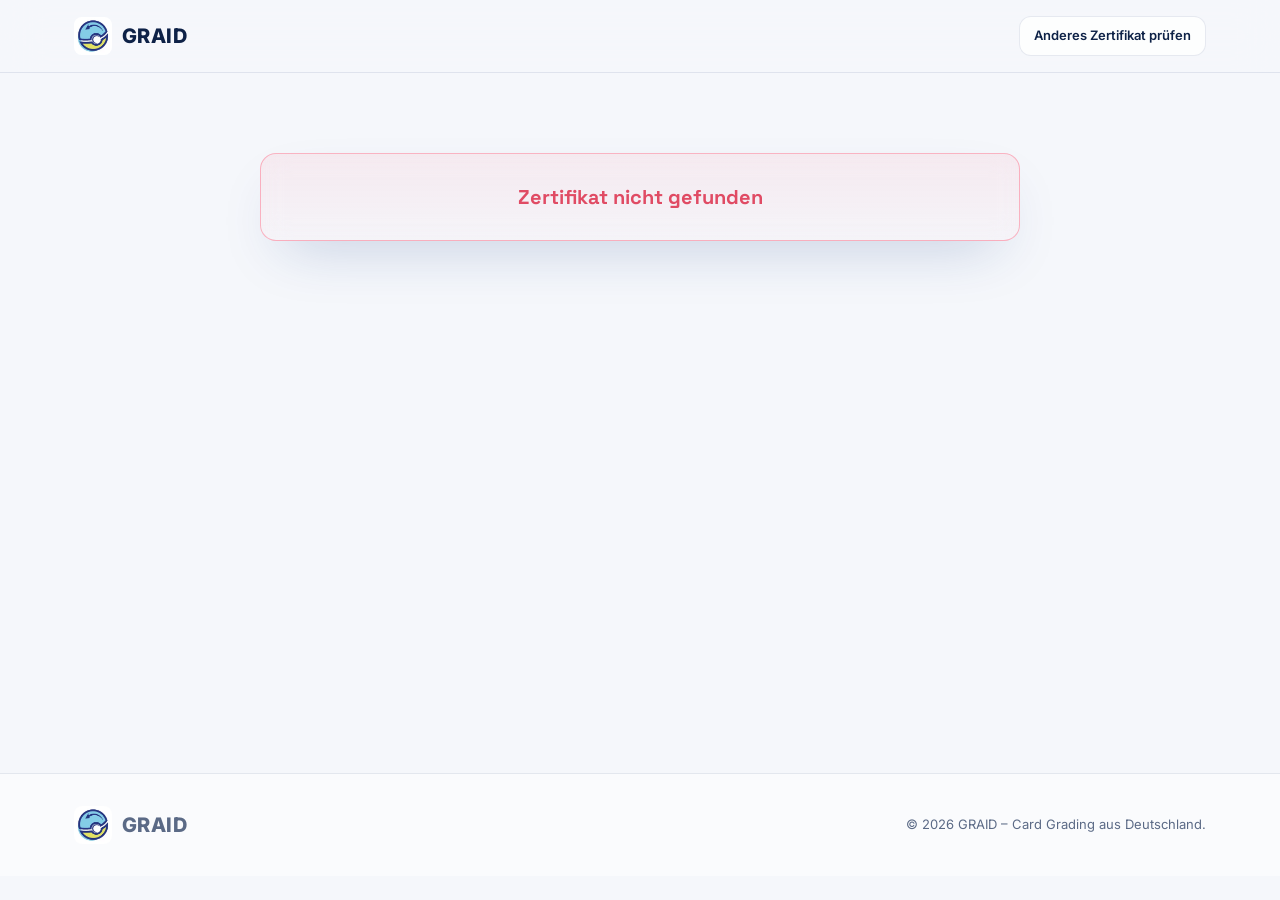
<file: cert.html>
<!DOCTYPE html>
<html lang="de">
<head>
<meta charset="UTF-8" />
<meta name="viewport" content="width=device-width, initial-scale=1.0" />
<title>GRAID Zertifikat</title>
<meta name="description" content="Offizielles GRAID Card-Grading-Zertifikat mit QR-Verifikation." />
<link rel="icon" href="logo.webp" type="image/webp" />
<link rel="preconnect" href="https://fonts.googleapis.com" />
<link rel="preconnect" href="https://fonts.gstatic.com" crossorigin />
<link href="https://fonts.googleapis.com/css2?family=Inter:wght@400;500;600;700;800;900&family=Space+Grotesk:wght@500;600;700&display=swap" rel="stylesheet" />
<link rel="stylesheet" href="style.css" />
</head>
<body class="cert-page">
<div class="bg-orbs" aria-hidden="true">
  <span class="orb orb-1"></span>
  <span class="orb orb-2"></span>
</div>

<header class="site-header">
  <div class="container nav">
    <a href="index.html" class="logo">
      <img src="logo.webp" alt="GRAID Logo" />
      <span>GRAID</span>
    </a>
    <a href="index.html#zertifikat" class="btn btn-ghost btn-sm">Anderes Zertifikat prüfen</a>
  </div>
</header>

<main class="cert-main">
  <div class="container">
    <div id="cert-container"></div>
  </div>
</main>

<footer class="site-footer">
  <div class="container footer-inner">
    <div class="logo"><img src="logo.webp" alt="GRAID Logo" /><span>GRAID</span></div>
    <p>© <span id="year"></span> GRAID – Card Grading aus Deutschland.</p>
  </div>
</footer>

<script src="script.js"></script>
</body>
</html>
</file>
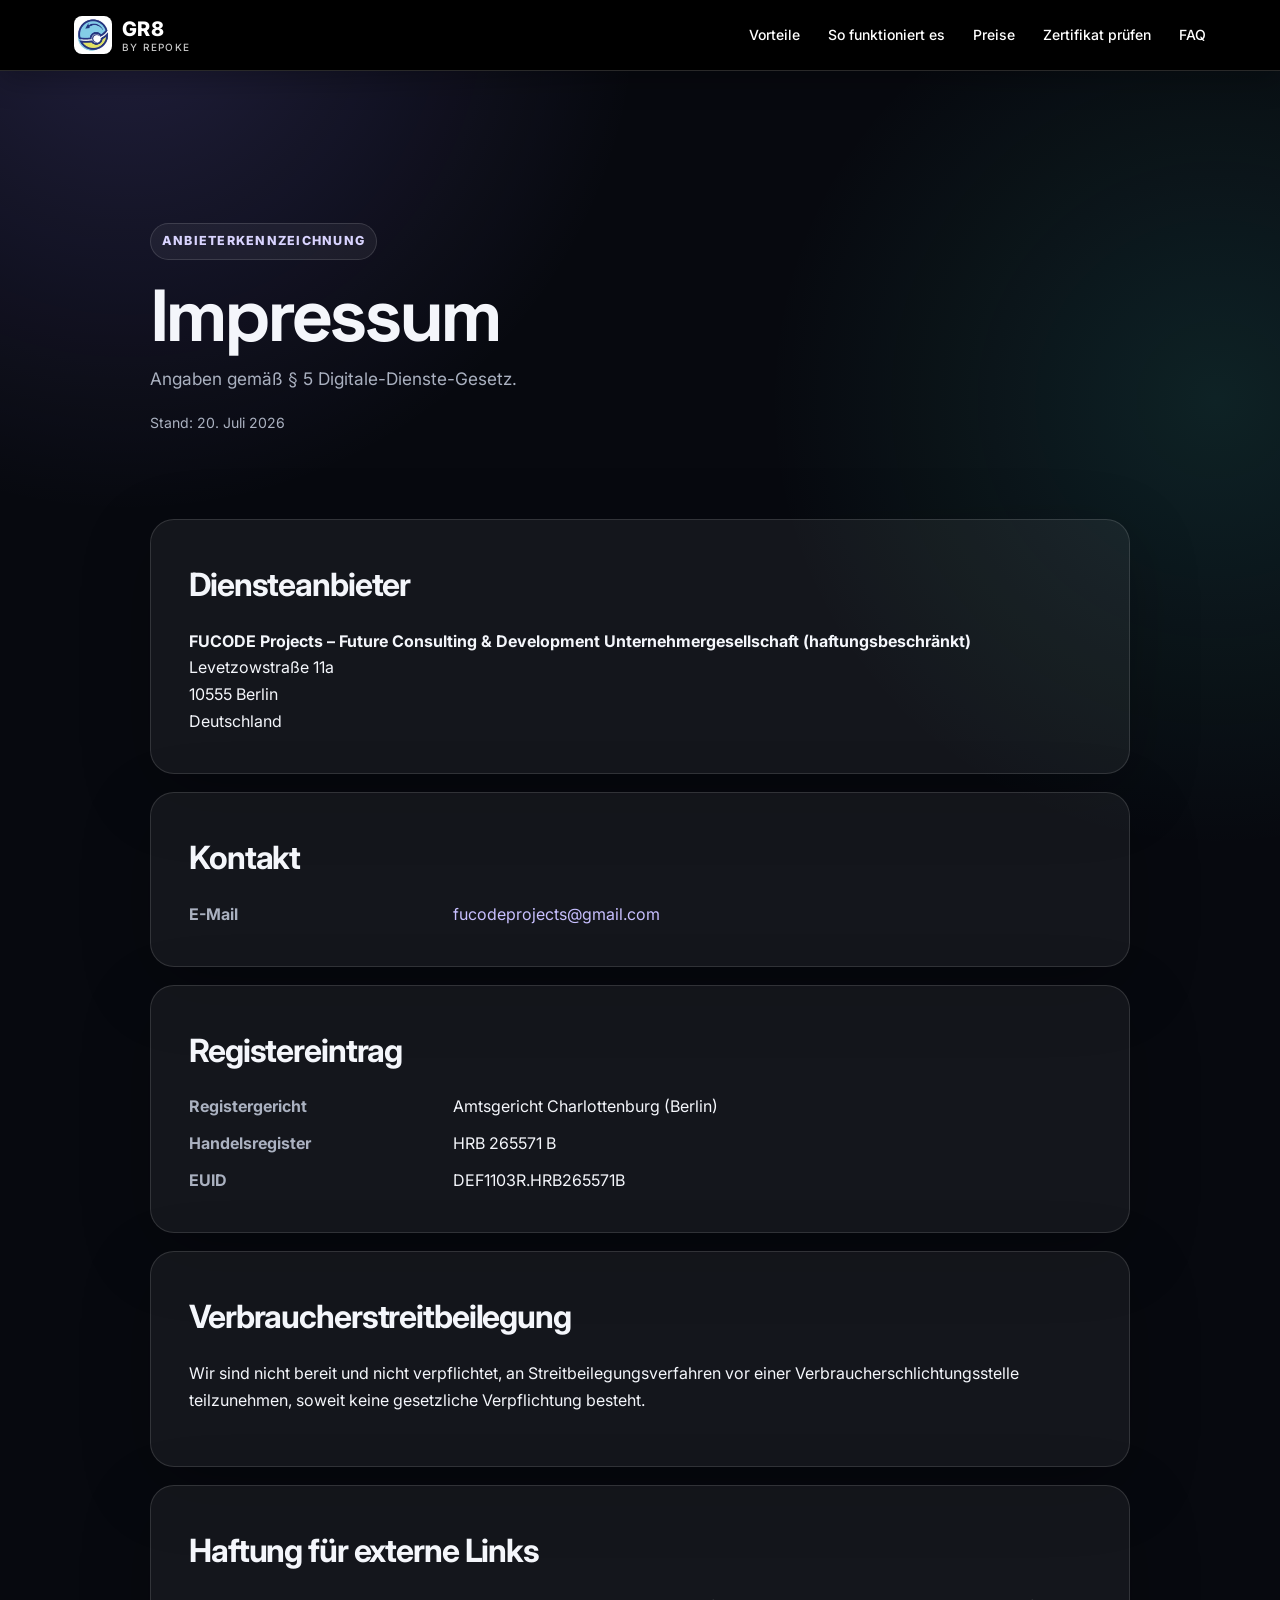
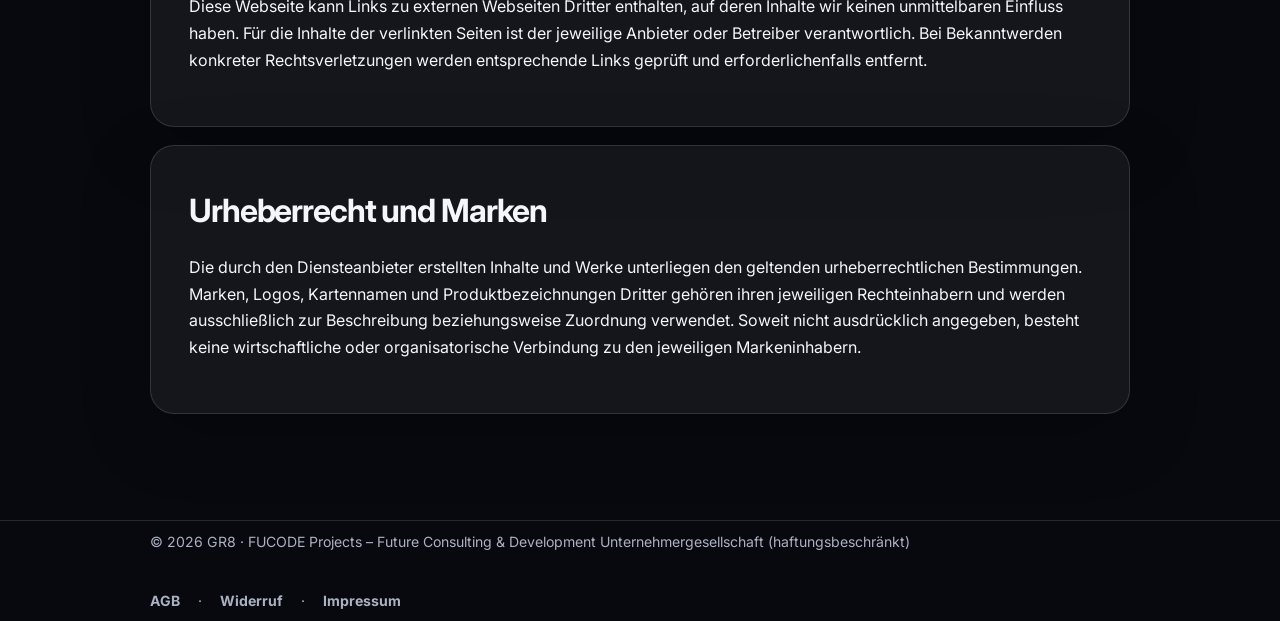
<file: impressum.html>
<!DOCTYPE html>
<html lang="de">
<head>
  <meta charset="UTF-8" />
  <meta name="viewport" content="width=device-width, initial-scale=1.0" />
  <title>Impressum | GR8 Card Grading</title>
  <meta name="description" content="Impressum und Anbieterkennzeichnung des GR8 Card-Grading-Service." />
  <link rel="icon" href="logo.webp" type="image/webp" />
  <link rel="preconnect" href="https://fonts.googleapis.com" />
  <link rel="preconnect" href="https://fonts.gstatic.com" crossorigin />
  <link href="https://fonts.googleapis.com/css2?family=Inter:wght@400;500;600;700;800;900&family=Space+Grotesk:wght@500;600;700&display=swap" rel="stylesheet" />
  <link rel="stylesheet" href="style.css" />
  <style>
:root {
  color-scheme: dark;
  --bg: #07090f;
  --panel: rgba(255,255,255,.055);
  --panel-strong: rgba(255,255,255,.085);
  --border: rgba(255,255,255,.13);
  --text: #f4f6fb;
  --muted: #aab1c0;
  --accent: #8f7cff;
  --accent-2: #43d7c7;
  --max: 980px;
}
* { box-sizing: border-box; }
html { scroll-behavior: smooth; }
body {
  margin: 0;
  min-height: 100vh;
  color: var(--text);
  background:
    radial-gradient(circle at 10% 0%, rgba(143,124,255,.19), transparent 32rem),
    radial-gradient(circle at 95% 18%, rgba(67,215,199,.12), transparent 28rem),
    var(--bg);
  font-family: Inter, ui-sans-serif, system-ui, -apple-system, BlinkMacSystemFont, "Segoe UI", sans-serif;
  line-height: 1.68;
}
a { color: #c8c0ff; }
a:hover { color: #fff; }
.topbar {
  position: sticky;
  top: 0;
  z-index: 20;
  background: rgba(7,9,15,.82);
  border-bottom: 1px solid var(--border);
  backdrop-filter: blur(16px);
}
.topbar-inner, main, .legal-footer-inner { width: min(calc(100% - 36px), var(--max)); margin: 0 auto; }
.topbar-inner { min-height: 70px; display: flex; align-items: center; justify-content: space-between; gap: 22px; }
.brand { display: inline-flex; align-items: center; gap: 10px; color: var(--text); text-decoration: none; font-weight: 900; letter-spacing: -.03em; font-size: 1.25rem; }
.brand-mark { display: grid; place-items: center; width: 38px; height: 38px; border-radius: 12px; background: linear-gradient(135deg, var(--accent), var(--accent-2)); color: #080a10; font-size: .88rem; }
.topnav { display: flex; flex-wrap: wrap; justify-content: flex-end; gap: 7px 16px; }
.topnav a { color: var(--muted); text-decoration: none; font-size: .9rem; font-weight: 700; }
.topnav a[aria-current="page"] { color: #fff; }
main { padding: 72px 0 88px; }
.hero { margin-bottom: 30px; }
.kicker { display: inline-flex; padding: 7px 11px; border: 1px solid var(--border); border-radius: 999px; color: #d9d4ff; background: var(--panel); font-size: .78rem; font-weight: 800; text-transform: uppercase; letter-spacing: .1em; }
h1 { max-width: 820px; margin: 20px 0 12px; font-size: clamp(2.2rem, 7vw, 4.6rem); line-height: .98; letter-spacing: -.055em; }
.lead { max-width: 760px; margin: 0; color: var(--muted); font-size: 1.08rem; }
.meta { margin-top: 18px; color: var(--muted); font-size: .88rem; }
.panel { margin: 18px 0; padding: clamp(22px, 4vw, 38px); border: 1px solid var(--border); background: var(--panel); border-radius: 24px; box-shadow: 0 20px 70px rgba(0,0,0,.24); }
h2 { margin: 0 0 16px; font-size: clamp(1.35rem, 4vw, 2rem); letter-spacing: -.035em; }
h3 { margin: 28px 0 8px; font-size: 1.08rem; }
p { margin: 0 0 14px; }
ol, ul { padding-left: 1.3rem; }
li + li { margin-top: 7px; }
address { font-style: normal; }
.data-grid { display: grid; grid-template-columns: minmax(150px, .38fr) 1fr; gap: 10px 22px; }
.data-grid dt { color: var(--muted); font-weight: 700; }
.data-grid dd { margin: 0; }
.action-row { display: flex; flex-wrap: wrap; gap: 12px; margin-top: 22px; }
.button { display: inline-flex; align-items: center; justify-content: center; min-height: 46px; padding: 0 17px; border: 1px solid var(--border); border-radius: 12px; background: var(--panel-strong); color: #fff; font-weight: 800; text-decoration: none; cursor: pointer; }
.button.primary { border: 0; color: #07090f; background: linear-gradient(135deg, var(--accent), var(--accent-2)); }
form { display: grid; gap: 16px; }
.field { display: grid; gap: 7px; }
label { font-weight: 800; }
input, textarea { width: 100%; border: 1px solid var(--border); border-radius: 12px; background: rgba(0,0,0,.23); color: #fff; padding: 13px 14px; font: inherit; }
textarea { min-height: 120px; resize: vertical; }
input:focus, textarea:focus { outline: 2px solid rgba(143,124,255,.65); outline-offset: 2px; }
.checkbox { display: grid; grid-template-columns: auto 1fr; align-items: start; gap: 10px; }
.checkbox input { width: 18px; height: 18px; margin-top: 4px; }
.form-status { display: none; padding: 14px; border-radius: 12px; background: rgba(67,215,199,.1); border: 1px solid rgba(67,215,199,.3); color: #baf7ee; }
.legal-footer { border-top: 1px solid var(--border); }
.legal-footer-inner { min-height: 100px; display: flex; flex-wrap: wrap; align-items: center; justify-content: space-between; gap: 18px; color: var(--muted); font-size: .88rem; }
.legal-footer nav { display: flex; flex-wrap: wrap; gap: 12px 18px; }
.legal-footer a { color: var(--muted); text-decoration: none; font-weight: 700; }
@media (max-width: 700px) {
  .topbar-inner { padding: 14px 0; align-items: flex-start; flex-direction: column; }
  .topnav { justify-content: flex-start; }
  main { padding-top: 48px; }
  .data-grid { grid-template-columns: 1fr; gap: 3px; }
  .data-grid dd { margin-bottom: 12px; }
  .legal-footer-inner { padding: 24px 0; align-items: flex-start; flex-direction: column; }
}
@media print {
  .topbar, .legal-footer, .action-row { display: none !important; }
  body { color: #000; background: #fff; }
  main { width: 100%; padding: 0; }
  .panel { border: 0; box-shadow: none; padding: 0; }
  h1 { font-size: 30pt; }
}

  /* Einheitliche schwarze Kopfzeile */
  .site-header {
    background: #000 !important;
    border-bottom: 1px solid rgba(255,255,255,.16) !important;
    box-shadow: 0 8px 30px rgba(0,0,0,.28);
    backdrop-filter: none !important;
  }
  .site-header .logo,
  .site-header .logo-word,
  .site-header .logo-sub,
  .site-header .nav-links a {
    color: #fff !important;
  }
  .site-header .logo-sub { opacity: .78; }
</style>
  
</head>
<body>
<div class="bg-orbs" aria-hidden="true">
  <span class="orb orb-1"></span>
  <span class="orb orb-2"></span>
  <span class="orb orb-3"></span>
</div>

<header class="site-header">
  <div class="container nav">
    <a href="index.html#top" class="logo">
      <img src="logo.webp" alt="GR8 Logo" />
      <span class="logo-word">
        GR8
        <small class="logo-sub">BY REPOKE</small>
      </span>
    </a>
    <nav class="nav-links">
      <a href="index.html#vorteile">Vorteile</a>
      <a href="index.html#ablauf">So funktioniert es</a>
      <a href="index.html#preise">Preise</a>
      <a href="index.html#zertifikat">Zertifikat prüfen</a>
      <a href="index.html#faq">FAQ</a>
    </nav>
  </div>
</header>
  <main>
<section class="hero">
  <span class="kicker">Anbieterkennzeichnung</span>
  <h1>Impressum</h1>
  <p class="lead">Angaben gemäß § 5 Digitale-Dienste-Gesetz.</p>
  <p class="meta">Stand: 20. Juli 2026</p>
</section>
<section class="panel">
  <h2>Diensteanbieter</h2>
  <address>
    <strong>FUCODE Projects – Future Consulting & Development Unternehmergesellschaft (haftungsbeschränkt)</strong><br />
    Levetzowstraße 11a<br />
    10555 Berlin<br />
    Deutschland
  </address>
</section>
<section class="panel">
  <h2>Kontakt</h2>
  <dl class="data-grid">
    <dt>E-Mail</dt>
    <dd><a href="mailto:fucodeprojects@gmail.com">fucodeprojects@gmail.com</a></dd>
  </dl>
</section>

<section class="panel">
  <h2>Registereintrag</h2>
  <dl class="data-grid">
    <dt>Registergericht</dt><dd>Amtsgericht Charlottenburg (Berlin)</dd>
    <dt>Handelsregister</dt><dd>HRB 265571 B</dd>
    <dt>EUID</dt><dd>DEF1103R.HRB265571B</dd>
  </dl>
</section>
<section class="panel">
  <h2>Verbraucherstreitbeilegung</h2>
  <p>Wir sind nicht bereit und nicht verpflichtet, an Streitbeilegungsverfahren vor einer Verbraucherschlichtungsstelle teilzunehmen, soweit keine gesetzliche Verpflichtung besteht.</p>
</section>

<section class="panel">
  <h2>Haftung für externe Links</h2>
  <p>Diese Webseite kann Links zu externen Webseiten Dritter enthalten, auf deren Inhalte wir keinen unmittelbaren Einfluss haben. Für die Inhalte der verlinkten Seiten ist der jeweilige Anbieter oder Betreiber verantwortlich. Bei Bekanntwerden konkreter Rechtsverletzungen werden entsprechende Links geprüft und erforderlichenfalls entfernt.</p>
</section>

<section class="panel">
  <h2>Urheberrecht und Marken</h2>
  <p>Die durch den Diensteanbieter erstellten Inhalte und Werke unterliegen den geltenden urheberrechtlichen Bestimmungen. Marken, Logos, Kartennamen und Produktbezeichnungen Dritter gehören ihren jeweiligen Rechteinhabern und werden ausschließlich zur Beschreibung beziehungsweise Zuordnung verwendet. Soweit nicht ausdrücklich angegeben, besteht keine wirtschaftliche oder organisatorische Verbindung zu den jeweiligen Markeninhabern.</p>
</section>
</main>
  <footer class="legal-footer">
    <div class="legal-footer-inner">
      <span>© 2026 GR8 · FUCODE Projects – Future Consulting & Development Unternehmergesellschaft (haftungsbeschränkt)</span>
      <nav aria-label="Rechtliche Informationen"><a href="agb.html">AGB</a> · <a href="widerruf.html">Widerruf</a> · <a href="impressum.html">Impressum</a></nav>
    </div>
  </footer>
  
</body>
</html>
</file>
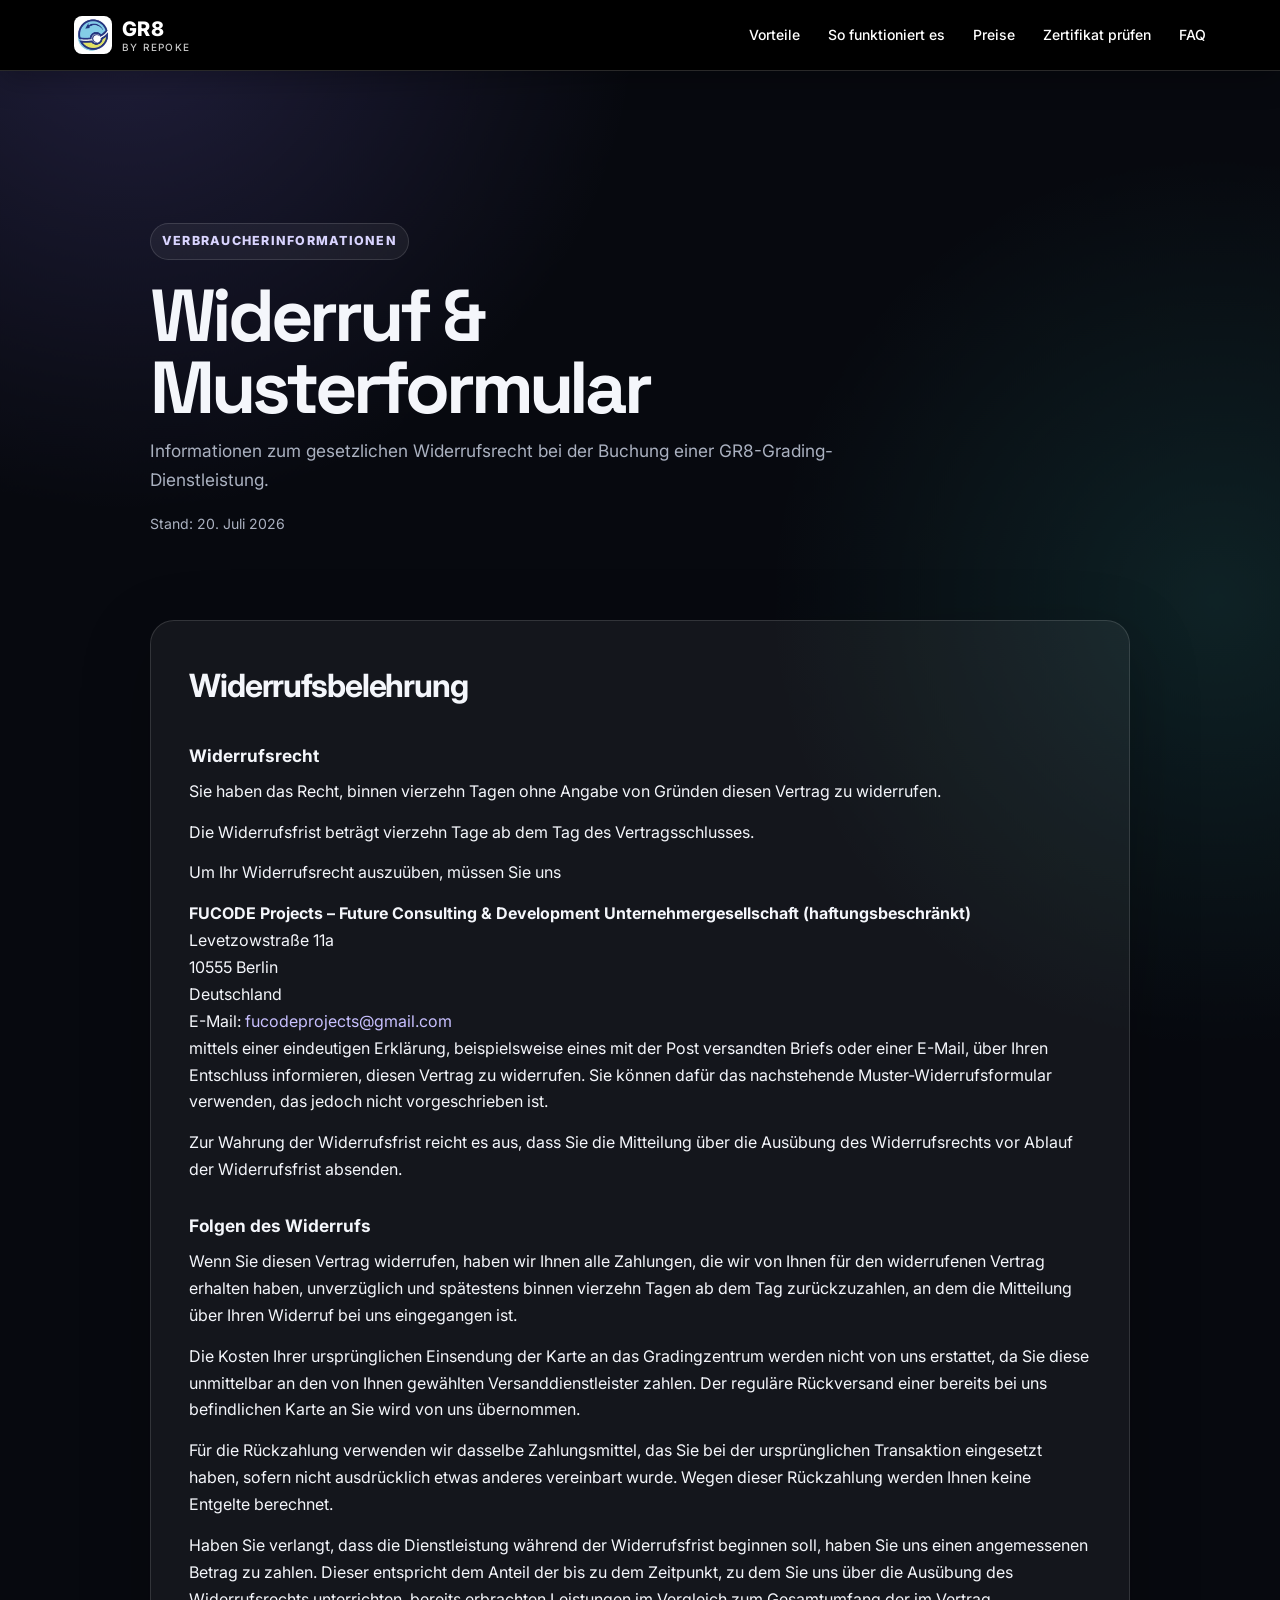
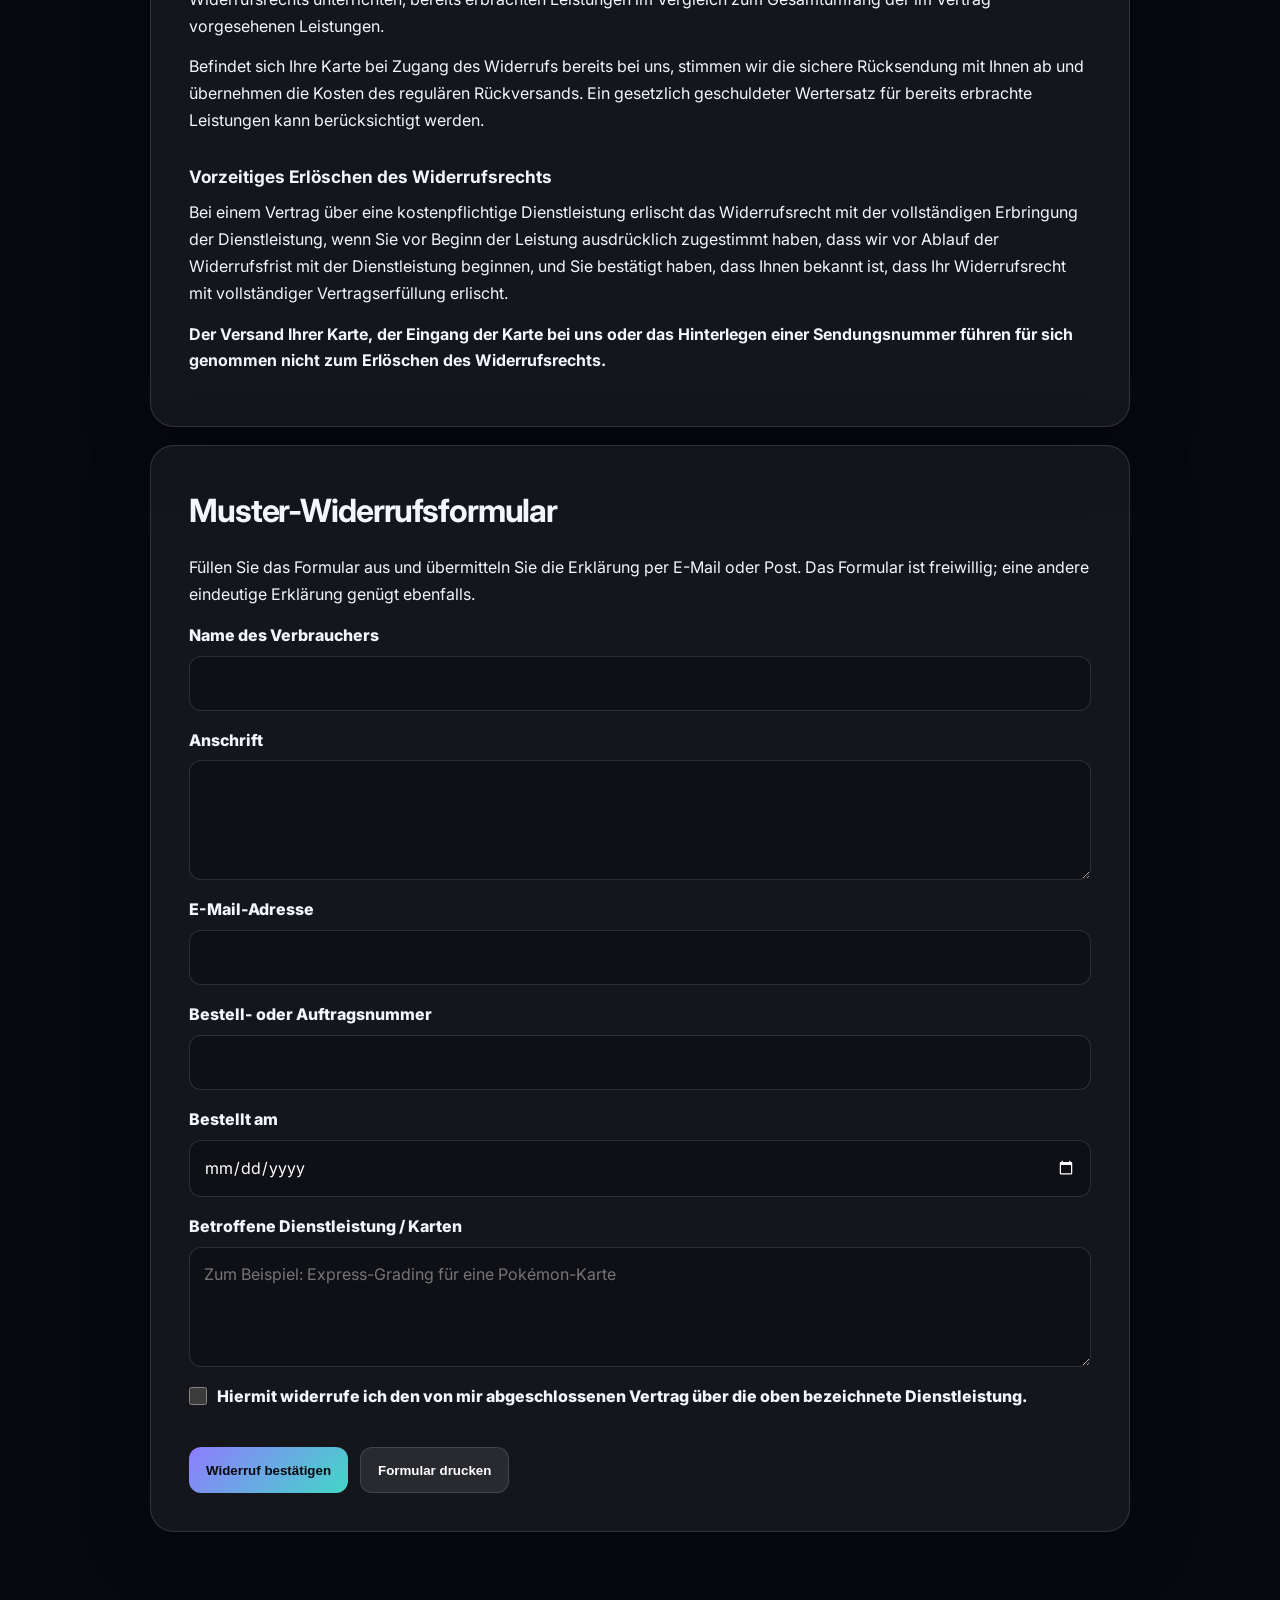
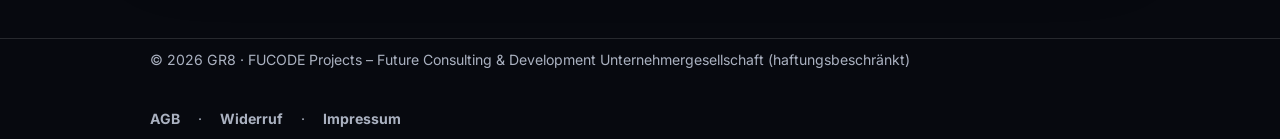
<file: widerruf.html>
<!DOCTYPE html>
<html lang="de">
<head>
  <meta charset="UTF-8" />
  <meta name="viewport" content="width=device-width, initial-scale=1.0" />
  <title>Widerruf und Musterformular | GR8 Card Grading</title>
  <meta name="description" content="Widerrufsbelehrung und Muster-Widerrufsformular des GR8 Card-Grading-Service." />
  <link rel="icon" href="logo.webp" type="image/webp" />
  <link rel="preconnect" href="https://fonts.googleapis.com" />
  <link rel="preconnect" href="https://fonts.gstatic.com" crossorigin />
  <link href="https://fonts.googleapis.com/css2?family=Inter:wght@400;500;600;700;800;900&family=Space+Grotesk:wght@500;600;700&display=swap" rel="stylesheet" />
  <link rel="stylesheet" href="style.css" />
  <style>
:root {
  color-scheme: dark;
  --bg: #07090f;
  --panel: rgba(255,255,255,.055);
  --panel-strong: rgba(255,255,255,.085);
  --border: rgba(255,255,255,.13);
  --text: #f4f6fb;
  --muted: #aab1c0;
  --accent: #8f7cff;
  --accent-2: #43d7c7;
  --max: 980px;
}
* { box-sizing: border-box; }
html { scroll-behavior: smooth; }
body {
  margin: 0;
  min-height: 100vh;
  color: var(--text);
  background:
    radial-gradient(circle at 10% 0%, rgba(143,124,255,.19), transparent 32rem),
    radial-gradient(circle at 95% 18%, rgba(67,215,199,.12), transparent 28rem),
    var(--bg);
  font-family: Inter, ui-sans-serif, system-ui, -apple-system, BlinkMacSystemFont, "Segoe UI", sans-serif;
  line-height: 1.68;
}
a { color: #c8c0ff; }
a:hover { color: #fff; }
.topbar {
  position: sticky;
  top: 0;
  z-index: 20;
  background: rgba(7,9,15,.82);
  border-bottom: 1px solid var(--border);
  backdrop-filter: blur(16px);
}
.topbar-inner, main, .legal-footer-inner { width: min(calc(100% - 36px), var(--max)); margin: 0 auto; }
.topbar-inner { min-height: 70px; display: flex; align-items: center; justify-content: space-between; gap: 22px; }
.brand { display: inline-flex; align-items: center; gap: 10px; color: var(--text); text-decoration: none; font-weight: 900; letter-spacing: -.03em; font-size: 1.25rem; }
.brand-mark { display: grid; place-items: center; width: 38px; height: 38px; border-radius: 12px; background: linear-gradient(135deg, var(--accent), var(--accent-2)); color: #080a10; font-size: .88rem; }
.topnav { display: flex; flex-wrap: wrap; justify-content: flex-end; gap: 7px 16px; }
.topnav a { color: var(--muted); text-decoration: none; font-size: .9rem; font-weight: 700; }
.topnav a[aria-current="page"] { color: #fff; }
main { padding: 72px 0 88px; }
.hero { margin-bottom: 30px; }
.kicker { display: inline-flex; padding: 7px 11px; border: 1px solid var(--border); border-radius: 999px; color: #d9d4ff; background: var(--panel); font-size: .78rem; font-weight: 800; text-transform: uppercase; letter-spacing: .1em; }
h1 { max-width: 820px; margin: 20px 0 12px; font-size: clamp(2.2rem, 7vw, 4.6rem); line-height: .98; letter-spacing: -.055em; }
.lead { max-width: 760px; margin: 0; color: var(--muted); font-size: 1.08rem; }
.meta { margin-top: 18px; color: var(--muted); font-size: .88rem; }
.panel { margin: 18px 0; padding: clamp(22px, 4vw, 38px); border: 1px solid var(--border); background: var(--panel); border-radius: 24px; box-shadow: 0 20px 70px rgba(0,0,0,.24); }
h2 { margin: 0 0 16px; font-size: clamp(1.35rem, 4vw, 2rem); letter-spacing: -.035em; }
h3 { margin: 28px 0 8px; font-size: 1.08rem; }
p { margin: 0 0 14px; }
ol, ul { padding-left: 1.3rem; }
li + li { margin-top: 7px; }
address { font-style: normal; }
.data-grid { display: grid; grid-template-columns: minmax(150px, .38fr) 1fr; gap: 10px 22px; }
.data-grid dt { color: var(--muted); font-weight: 700; }
.data-grid dd { margin: 0; }
.action-row { display: flex; flex-wrap: wrap; gap: 12px; margin-top: 22px; }
.button { display: inline-flex; align-items: center; justify-content: center; min-height: 46px; padding: 0 17px; border: 1px solid var(--border); border-radius: 12px; background: var(--panel-strong); color: #fff; font-weight: 800; text-decoration: none; cursor: pointer; }
.button.primary { border: 0; color: #07090f; background: linear-gradient(135deg, var(--accent), var(--accent-2)); }
form { display: grid; gap: 16px; }
.field { display: grid; gap: 7px; }
label { font-weight: 800; }
input, textarea { width: 100%; border: 1px solid var(--border); border-radius: 12px; background: rgba(0,0,0,.23); color: #fff; padding: 13px 14px; font: inherit; }
textarea { min-height: 120px; resize: vertical; }
input:focus, textarea:focus { outline: 2px solid rgba(143,124,255,.65); outline-offset: 2px; }
.checkbox { display: grid; grid-template-columns: auto 1fr; align-items: start; gap: 10px; }
.checkbox input { width: 18px; height: 18px; margin-top: 4px; }
.form-status { display: none; padding: 14px; border-radius: 12px; background: rgba(67,215,199,.1); border: 1px solid rgba(67,215,199,.3); color: #baf7ee; }
.legal-footer { border-top: 1px solid var(--border); }
.legal-footer-inner { min-height: 100px; display: flex; flex-wrap: wrap; align-items: center; justify-content: space-between; gap: 18px; color: var(--muted); font-size: .88rem; }
.legal-footer nav { display: flex; flex-wrap: wrap; gap: 12px 18px; }
.legal-footer a { color: var(--muted); text-decoration: none; font-weight: 700; }
@media (max-width: 700px) {
  .topbar-inner { padding: 14px 0; align-items: flex-start; flex-direction: column; }
  .topnav { justify-content: flex-start; }
  main { padding-top: 48px; }
  .data-grid { grid-template-columns: 1fr; gap: 3px; }
  .data-grid dd { margin-bottom: 12px; }
  .legal-footer-inner { padding: 24px 0; align-items: flex-start; flex-direction: column; }
}
@media print {
  .topbar, .legal-footer, .action-row { display: none !important; }
  body { color: #000; background: #fff; }
  main { width: 100%; padding: 0; }
  .panel { border: 0; box-shadow: none; padding: 0; }
  h1 { font-size: 30pt; }
}

  /* Einheitliche schwarze Kopfzeile */
  .site-header {
    background: #000 !important;
    border-bottom: 1px solid rgba(255,255,255,.16) !important;
    box-shadow: 0 8px 30px rgba(0,0,0,.28);
    backdrop-filter: none !important;
  }
  .site-header .logo,
  .site-header .logo-word,
  .site-header .logo-sub,
  .site-header .nav-links a {
    color: #fff !important;
  }
  .site-header .logo-sub { opacity: .78; }
</style>
  
</head>
<body>
<div class="bg-orbs" aria-hidden="true">
  <span class="orb orb-1"></span>
  <span class="orb orb-2"></span>
  <span class="orb orb-3"></span>
</div>

<header class="site-header">
  <div class="container nav">
    <a href="index.html#top" class="logo">
      <img src="logo.webp" alt="GR8 Logo" />
      <span class="logo-word">
        GR8
        <small class="logo-sub">BY REPOKE</small>
      </span>
    </a>
    <nav class="nav-links">
      <a href="index.html#vorteile">Vorteile</a>
      <a href="index.html#ablauf">So funktioniert es</a>
      <a href="index.html#preise">Preise</a>
      <a href="index.html#zertifikat">Zertifikat prüfen</a>
      <a href="index.html#faq">FAQ</a>
    </nav>
  </div>
</header>
  <main>
<section class="hero">
  <span class="kicker">Verbraucherinformationen</span>
  <h1>Widerruf &amp; Musterformular</h1>
  <p class="lead">Informationen zum gesetzlichen Widerrufsrecht bei der Buchung einer GR8-Grading-Dienstleistung.</p>
  <p class="meta">Stand: 20. Juli 2026</p>
</section>
<section class="panel">
  <h2>Widerrufsbelehrung</h2>
  <h3>Widerrufsrecht</h3>
  <p>Sie haben das Recht, binnen vierzehn Tagen ohne Angabe von Gründen diesen Vertrag zu widerrufen.</p>
  <p>Die Widerrufsfrist beträgt vierzehn Tage ab dem Tag des Vertragsschlusses.</p>
  <p>Um Ihr Widerrufsrecht auszuüben, müssen Sie uns</p>
  <address>
    <strong>FUCODE Projects – Future Consulting & Development Unternehmergesellschaft (haftungsbeschränkt)</strong><br />
    Levetzowstraße 11a<br />
    10555 Berlin<br />
    Deutschland<br />
    E-Mail: <a href="mailto:fucodeprojects@gmail.com">fucodeprojects@gmail.com</a>
  </address>
  <p>mittels einer eindeutigen Erklärung, beispielsweise eines mit der Post versandten Briefs oder einer E-Mail, über Ihren Entschluss informieren, diesen Vertrag zu widerrufen. Sie können dafür das nachstehende Muster-Widerrufsformular verwenden, das jedoch nicht vorgeschrieben ist.</p>
  <p>Zur Wahrung der Widerrufsfrist reicht es aus, dass Sie die Mitteilung über die Ausübung des Widerrufsrechts vor Ablauf der Widerrufsfrist absenden.</p>

  <h3>Folgen des Widerrufs</h3>
  <p>Wenn Sie diesen Vertrag widerrufen, haben wir Ihnen alle Zahlungen, die wir von Ihnen für den widerrufenen Vertrag erhalten haben, unverzüglich und spätestens binnen vierzehn Tagen ab dem Tag zurückzuzahlen, an dem die Mitteilung über Ihren Widerruf bei uns eingegangen ist.</p>
  <p>Die Kosten Ihrer ursprünglichen Einsendung der Karte an das Gradingzentrum werden nicht von uns erstattet, da Sie diese unmittelbar an den von Ihnen gewählten Versanddienstleister zahlen. Der reguläre Rückversand einer bereits bei uns befindlichen Karte an Sie wird von uns übernommen.</p>
  <p>Für die Rückzahlung verwenden wir dasselbe Zahlungsmittel, das Sie bei der ursprünglichen Transaktion eingesetzt haben, sofern nicht ausdrücklich etwas anderes vereinbart wurde. Wegen dieser Rückzahlung werden Ihnen keine Entgelte berechnet.</p>
  <p>Haben Sie verlangt, dass die Dienstleistung während der Widerrufsfrist beginnen soll, haben Sie uns einen angemessenen Betrag zu zahlen. Dieser entspricht dem Anteil der bis zu dem Zeitpunkt, zu dem Sie uns über die Ausübung des Widerrufsrechts unterrichten, bereits erbrachten Leistungen im Vergleich zum Gesamtumfang der im Vertrag vorgesehenen Leistungen.</p>
  <p>Befindet sich Ihre Karte bei Zugang des Widerrufs bereits bei uns, stimmen wir die sichere Rücksendung mit Ihnen ab und übernehmen die Kosten des regulären Rückversands. Ein gesetzlich geschuldeter Wertersatz für bereits erbrachte Leistungen kann berücksichtigt werden.</p>

  <h3>Vorzeitiges Erlöschen des Widerrufsrechts</h3>
  <p>Bei einem Vertrag über eine kostenpflichtige Dienstleistung erlischt das Widerrufsrecht mit der vollständigen Erbringung der Dienstleistung, wenn Sie vor Beginn der Leistung ausdrücklich zugestimmt haben, dass wir vor Ablauf der Widerrufsfrist mit der Dienstleistung beginnen, und Sie bestätigt haben, dass Ihnen bekannt ist, dass Ihr Widerrufsrecht mit vollständiger Vertragserfüllung erlischt.</p>
  <p><strong>Der Versand Ihrer Karte, der Eingang der Karte bei uns oder das Hinterlegen einer Sendungsnummer führen für sich genommen nicht zum Erlöschen des Widerrufsrechts.</strong></p>
</section>

<section class="panel" id="formular">
  <h2>Muster-Widerrufsformular</h2>
  <p>Füllen Sie das Formular aus und übermitteln Sie die Erklärung per E-Mail oder Post. Das Formular ist freiwillig; eine andere eindeutige Erklärung genügt ebenfalls.</p>
  <form id="withdrawal-form" action="mailto:fucodeprojects@gmail.com" method="post" enctype="text/plain">
    <div class="field">
      <label for="name">Name des Verbrauchers</label>
      <input id="name" name="Name" autocomplete="name" required />
    </div>
    <div class="field">
      <label for="address">Anschrift</label>
      <textarea id="address" name="Anschrift" autocomplete="street-address" required></textarea>
    </div>
    <div class="field">
      <label for="email">E-Mail-Adresse</label>
      <input id="email" name="E-Mail" type="email" autocomplete="email" required />
    </div>
    <div class="field">
      <label for="order">Bestell- oder Auftragsnummer</label>
      <input id="order" name="Bestellnummer" required />
    </div>
    <div class="field">
      <label for="ordered">Bestellt am</label>
      <input id="ordered" name="Bestellt am" type="date" required />
    </div>
    <div class="field">
      <label for="service">Betroffene Dienstleistung / Karten</label>
      <textarea id="service" name="Dienstleistung" placeholder="Zum Beispiel: Express-Grading für eine Pokémon-Karte" required></textarea>
    </div>
    <div class="checkbox">
      <input id="confirm" type="checkbox" required />
      <label for="confirm">Hiermit widerrufe ich den von mir abgeschlossenen Vertrag über die oben bezeichnete Dienstleistung.</label>
    </div>
    <div class="action-row">
      <button class="button primary" type="submit">Widerruf bestätigen</button>
      <button class="button" type="button" onclick="window.print()">Formular drucken</button>
    </div>
  </form>
</section>
</main>
  <footer class="legal-footer">
    <div class="legal-footer-inner">
      <span>© 2026 GR8 · FUCODE Projects – Future Consulting & Development Unternehmergesellschaft (haftungsbeschränkt)</span>
      <nav aria-label="Rechtliche Informationen"><a href="agb.html">AGB</a> · <a href="widerruf.html">Widerruf</a> · <a href="impressum.html">Impressum</a></nav>
    </div>
  </footer>
</body>
</html>
</file>
<file: style.css>
:root{
  --bg:#f5f7fb;
  --bg-2:#eaf0f8;
  --surface:rgba(255,255,255,0.75);
  --surface-2:rgba(255,255,255,0.92);
  --border:rgba(20,50,110,0.10);
  --border-strong:rgba(20,50,110,0.22);
  --text:#0e2247;
  --muted:#5b6a86;
  --brand:#2f78d6;
  --brand-2:#153c85;
  --accent:#ffd23d;
  --accent-2:#f5b800;
  --success:#2fae5f;
  --danger:#e04b64;
  --radius:16px;
  --shadow-lg:0 24px 60px -24px rgba(21,60,133,0.28);
}
*{box-sizing:border-box;margin:0;padding:0}
html,body{background:var(--bg);color:var(--text);font-family:'Inter',system-ui,sans-serif;-webkit-font-smoothing:antialiased;line-height:1.5;scroll-behavior:smooth}
body{overflow-x:hidden;position:relative;min-height:100vh}
a{color:inherit;text-decoration:none}
img{max-width:100%;display:block}
code{font-family:'JetBrains Mono',ui-monospace,monospace;background:rgba(21,60,133,0.08);padding:2px 6px;border-radius:6px;font-size:0.9em;color:var(--brand-2)}

body::before{content:"";position:fixed;inset:0;background:
  radial-gradient(1100px 600px at 8% -10%,rgba(47,120,214,0.18),transparent 60%),
  radial-gradient(900px 500px at 95% 5%,rgba(255,210,61,0.22),transparent 60%),
  radial-gradient(700px 500px at 50% 110%,rgba(21,60,133,0.10),transparent 60%),
  linear-gradient(180deg,#f5f7fb 0%,#eaf0f8 100%);
  z-index:-2;pointer-events:none}
body::after{content:"";position:fixed;inset:0;background-image:
  linear-gradient(rgba(21,60,133,0.05) 1px,transparent 1px),
  linear-gradient(90deg,rgba(21,60,133,0.05) 1px,transparent 1px);
  background-size:52px 52px;mask-image:radial-gradient(ellipse at 50% 20%,#000 30%,transparent 80%);z-index:-1;pointer-events:none}

.bg-orbs{position:fixed;inset:0;z-index:-1;pointer-events:none;overflow:hidden}
.orb{position:absolute;border-radius:50%;filter:blur(90px);opacity:0.35}
.orb-1{width:520px;height:520px;background:#2f78d6;top:-180px;left:-140px}
.orb-2{width:460px;height:460px;background:#ffd23d;top:8%;right:-160px;opacity:0.5}
.orb-3{width:420px;height:420px;background:#153c85;bottom:-200px;left:30%;opacity:0.2}

.container{width:100%;max-width:1180px;margin:0 auto;padding:0 24px}

.site-header{position:sticky;top:0;z-index:50;backdrop-filter:blur(20px);background:rgba(245,247,251,0.72);border-bottom:1px solid var(--border)}
.nav{display:flex;align-items:center;justify-content:space-between;padding:16px 24px;gap:24px}
.logo{display:flex;align-items:center;gap:10px;font-weight:800;font-size:20px;letter-spacing:0.02em}
.logo img{width:38px;height:38px;border-radius:8px}
.logo-word{display:flex;flex-direction:column;line-height:1}
.logo-sub{font-size:10px;font-weight:500;letter-spacing:0.14em;text-transform:uppercase;color:var(--muted);margin-top:3px}
.nav-links{display:flex;gap:28px;font-size:14px;color:var(--muted);font-weight:500}
.nav-links a:hover{color:var(--text)}
@media(max-width:860px){.nav-links{display:none}}

.btn{display:inline-flex;align-items:center;justify-content:center;gap:8px;padding:12px 20px;border-radius:12px;font-weight:600;font-size:14px;cursor:pointer;border:1px solid transparent;transition:transform .15s ease,box-shadow .2s,background .2s,border-color .2s;white-space:nowrap}
.btn:hover{transform:translateY(-1px)}
.btn-sm{padding:9px 14px;font-size:13px}
.btn-lg{padding:16px 26px;font-size:15px}
.btn-primary{background:linear-gradient(135deg,var(--brand-2),var(--brand));color:#fff;box-shadow:0 12px 30px -10px rgba(47,120,214,0.55)}
.btn-primary:hover{box-shadow:0 16px 40px -8px rgba(47,120,214,0.7)}
.btn-outline{background:transparent;border-color:var(--border-strong);color:var(--text)}
.btn-outline:hover{background:var(--surface);border-color:var(--brand)}
.btn-ghost{background:var(--surface);border-color:var(--border);color:var(--text)}
.btn-ghost:hover{background:var(--surface-2)}

.glass{background:linear-gradient(180deg,rgba(255,255,255,0.85),rgba(255,255,255,0.6));border:1px solid var(--border);border-radius:var(--radius);backdrop-filter:blur(14px);box-shadow:var(--shadow-lg)}

.hero{padding:80px 0 40px;position:relative}
.hero-inner{text-align:center;max-width:820px;margin:0 auto}
.pill{display:inline-flex;align-items:center;gap:8px;padding:6px 14px;border-radius:999px;background:var(--surface);border:1px solid var(--border);font-size:12px;color:var(--muted);font-weight:500;margin-bottom:24px}
.pulse{width:8px;height:8px;border-radius:50%;background:var(--success);box-shadow:0 0 0 0 rgba(74,222,128,0.6);animation:pulse 2s infinite}
@keyframes pulse{0%{box-shadow:0 0 0 0 rgba(74,222,128,0.6)}70%{box-shadow:0 0 0 10px rgba(74,222,128,0)}100%{box-shadow:0 0 0 0 rgba(74,222,128,0)}}
h1{font-family:'Space Grotesk','Inter',sans-serif;font-size:clamp(40px,6vw,72px);line-height:1.05;letter-spacing:-0.03em;font-weight:700}
.gradient-text{background:linear-gradient(135deg,var(--brand-2) 0%,var(--brand) 55%,var(--accent-2) 100%);-webkit-background-clip:text;background-clip:text;color:transparent}
.lead{font-size:clamp(16px,1.4vw,19px);color:var(--muted);margin:22px auto 32px;max-width:640px}
.hero-cta{display:flex;gap:12px;justify-content:center;flex-wrap:wrap}
.hero-stats{display:flex;justify-content:center;gap:56px;margin-top:56px;flex-wrap:wrap}
.hero-stats div{display:flex;flex-direction:column;align-items:center}
.hero-stats strong{font-family:'Space Grotesk',sans-serif;font-size:28px;color:var(--text);font-weight:700}
.hero-stats span{font-size:13px;color:var(--muted);margin-top:2px}

.cert-preview-wrap{margin-top:64px}
.hero-visual{max-width:520px;margin:0 auto;border-radius:24px;padding:14px;background:linear-gradient(180deg,rgba(255,255,255,0.9),rgba(255,255,255,0.55));border:1.5px solid var(--border-strong);box-shadow:var(--shadow-lg);position:relative;overflow:visible}
.hero-visual::before{content:"";position:absolute;inset:14px;border-radius:16px;border:1px solid rgba(21,60,133,0.08);pointer-events:none;z-index:1}
.hero-image-stack{position:relative;width:100%;perspective:1600px}
.hero-image{width:100%;height:auto;display:block;border-radius:16px;object-fit:contain;max-height:720px;transition:opacity .55s ease,transform .7s cubic-bezier(.2,.7,.2,1);backface-visibility:hidden}
.hero-image-back{position:absolute;inset:0;opacity:0;transform:rotateY(12deg) scale(.98)}
.hero-visual[data-side="back"] .hero-image-front{opacity:0;transform:rotateY(-12deg) scale(.98)}
.hero-visual[data-side="back"] .hero-image-back{opacity:1;transform:rotateY(0) scale(1)}
.hero-overlays{position:absolute;inset:0;z-index:2;pointer-events:none;transition:opacity .35s ease}
.hero-visual[data-side="back"] .hero-overlays{opacity:0}
.side-toggle{position:relative;margin:22px auto 0;display:inline-flex;padding:5px;background:rgba(255,255,255,0.85);border:1.5px solid var(--border-strong);border-radius:999px;box-shadow:0 8px 24px -12px rgba(21,60,133,0.25);backdrop-filter:blur(10px);gap:0;isolation:isolate}
.cert-preview-wrap{text-align:center}
.side-toggle-btn{position:relative;z-index:2;border:0;background:transparent;padding:9px 20px;font-family:'Space Grotesk',sans-serif;font-weight:600;font-size:13px;letter-spacing:0.03em;color:var(--muted);cursor:pointer;border-radius:999px;transition:color .3s ease}
.side-toggle-btn.is-active{color:#fff}
.side-toggle-thumb{position:absolute;z-index:1;top:5px;bottom:5px;left:5px;width:calc(50% - 5px);background:linear-gradient(135deg,var(--brand-2),var(--brand));border-radius:999px;box-shadow:0 6px 18px -6px rgba(21,60,133,0.55);transition:transform .4s cubic-bezier(.2,.7,.2,1)}
.side-toggle[data-side="back"] .side-toggle-thumb{transform:translateX(100%)}
/* Premium callout system (SVG bezier + chips) */
.hero-overlays{position:absolute;inset:14px;z-index:2;pointer-events:none}
.callout-svg{position:absolute;inset:0;width:100%;height:100%;overflow:visible;pointer-events:none}
.callout-path{fill:none;stroke:url(#calloutGrad);stroke-width:1.6;stroke-linecap:round;opacity:.7;stroke-dasharray:220;stroke-dashoffset:220;transition:stroke-dashoffset .65s ease-out,opacity .25s ease,stroke-width .25s ease;filter:drop-shadow(0 0 6px rgba(31,94,172,0.22))}
.hero-overlays.is-visible .callout-path{stroke-dashoffset:0}
.callout-target{position:absolute;width:9px;height:9px;border-radius:50%;background:#fff;border:2px solid var(--brand-2);transform:translate(-50%,-50%);box-shadow:0 0 0 5px rgba(31,94,172,0.09),0 1px 4px rgba(21,60,133,0.25);opacity:0;transition:opacity .4s ease .25s,transform .25s ease,box-shadow .25s ease;pointer-events:none}
.hero-overlays.is-visible .callout-target{opacity:1}
.callout-target::before{content:"";position:absolute;left:50%;top:50%;width:18px;height:18px;border-radius:50%;border:1px solid rgba(31,94,172,0.4);transform:translate(-50%,-50%) scale(.6);opacity:0;animation:calloutRingPulse 1.9s ease-out .5s 1}
@keyframes calloutRingPulse{0%{transform:translate(-50%,-50%) scale(.5);opacity:0}30%{opacity:1}100%{transform:translate(-50%,-50%) scale(1.5);opacity:0}}
.callout-chip{position:absolute;pointer-events:auto;display:inline-flex;align-items:center;gap:8px;padding:7px 11px 7px 8px;background:rgba(255,255,255,0.94);border:1px solid rgba(21,60,133,0.14);border-radius:13px;box-shadow:0 6px 20px -12px rgba(21,60,133,0.4),0 1px 3px rgba(21,60,133,0.08);backdrop-filter:blur(8px);font-family:'Space Grotesk',sans-serif;font-weight:600;font-size:12.5px;line-height:1;color:var(--brand-2);white-space:nowrap;opacity:0;transform:translateY(6px);transition:opacity .45s ease,transform .25s ease,box-shadow .25s ease}
.hero-overlays.is-visible .callout-chip{opacity:1;transform:translateY(0)}
.callout-chip .idx{display:inline-flex;align-items:center;justify-content:center;width:18px;height:18px;border-radius:6px;background:linear-gradient(135deg,var(--brand-2),var(--brand));color:#fff;font-size:10px;font-weight:800;text-transform:uppercase;letter-spacing:.03em}
.callout-chip:hover{transform:translateY(-2px);box-shadow:0 10px 24px -12px rgba(21,60,133,0.5),0 1px 3px rgba(21,60,133,0.1)}
.hero-overlays[data-active] .callout-path{opacity:.35}
.hero-overlays[data-active] .callout-target{opacity:.45}
.hero-overlays[data-active="a"] .callout-path[data-id="a"],
.hero-overlays[data-active="b"] .callout-path[data-id="b"],
.hero-overlays[data-active="c"] .callout-path[data-id="c"],
.hero-overlays[data-active="d"] .callout-path[data-id="d"],
.hero-overlays[data-active="e"] .callout-path[data-id="e"],
.hero-overlays[data-active="f"] .callout-path[data-id="f"]{opacity:1;stroke-width:2}
.hero-overlays[data-active="a"] .callout-target[data-id="a"],
.hero-overlays[data-active="b"] .callout-target[data-id="b"],
.hero-overlays[data-active="c"] .callout-target[data-id="c"],
.hero-overlays[data-active="d"] .callout-target[data-id="d"],
.hero-overlays[data-active="e"] .callout-target[data-id="e"],
.hero-overlays[data-active="f"] .callout-target[data-id="f"]{opacity:1;transform:translate(-50%,-50%) scale(1.25);box-shadow:0 0 0 7px rgba(31,94,172,0.14),0 1px 6px rgba(21,60,133,0.3)}
/* stagger */
.hero-overlays.is-visible .callout-path[data-id="a"]{transition-delay:.05s}
.hero-overlays.is-visible .callout-path[data-id="b"]{transition-delay:.13s}
.hero-overlays.is-visible .callout-path[data-id="c"]{transition-delay:.21s}
.hero-overlays.is-visible .callout-path[data-id="d"]{transition-delay:.29s}
.hero-overlays.is-visible .callout-path[data-id="e"]{transition-delay:.37s}
.hero-overlays.is-visible .callout-path[data-id="f"]{transition-delay:.45s}
.hero-overlays.is-visible .callout-chip[data-id="a"]{transition-delay:.30s}
.hero-overlays.is-visible .callout-chip[data-id="b"]{transition-delay:.38s}
.hero-overlays.is-visible .callout-chip[data-id="c"]{transition-delay:.46s}
.hero-overlays.is-visible .callout-chip[data-id="d"]{transition-delay:.54s}
.hero-overlays.is-visible .callout-chip[data-id="e"]{transition-delay:.62s}
.hero-overlays.is-visible .callout-chip[data-id="f"]{transition-delay:.70s}
/* Mobile list */
.callout-mobile-list{display:none}
@media(min-width:768px) and (max-width:1023px){
  .callout-chip{font-size:11.5px;padding:6px 9px 6px 7px}
  .callout-chip .idx{width:16px;height:16px;font-size:9px}
}
@media(max-width:767px){
  .callout-svg{display:none}
  .callout-chip{display:none}
  .callout-target{width:24px;height:24px;background:rgba(255,255,255,0.95);border:1.5px solid var(--brand-2);box-shadow:0 4px 12px rgba(21,60,133,0.28);pointer-events:auto;cursor:pointer;font-family:'Space Grotesk',sans-serif;font-weight:800;font-size:10px;color:var(--brand-2);display:flex;align-items:center;justify-content:center;text-transform:uppercase}
  .callout-target::before{display:none}
  .callout-target::after{content:attr(data-id)}
  .callout-mobile-list{display:grid;grid-template-columns:1fr 1fr;gap:8px;margin:20px auto 0;padding:0;max-width:520px;list-style:none}
  .callout-mobile-list li{display:flex;align-items:center;gap:8px;padding:9px 11px;background:rgba(255,255,255,0.92);border:1px solid rgba(21,60,133,0.12);border-radius:11px;font-family:'Space Grotesk',sans-serif;font-size:12px;color:var(--brand-2);font-weight:600;transition:background .2s ease,border-color .2s ease,transform .2s ease}
  .callout-mobile-list li .idx{display:inline-flex;align-items:center;justify-content:center;width:18px;height:18px;border-radius:6px;background:linear-gradient(135deg,var(--brand-2),var(--brand));color:#fff;font-size:10px;font-weight:800;text-transform:uppercase}
  .callout-mobile-list li.is-active{background:rgba(31,94,172,0.09);border-color:var(--brand-2);transform:translateY(-1px)}
  .hero-overlays[data-active] .callout-target{opacity:.55}
  .hero-overlays[data-active="a"] .callout-target[data-id="a"],
  .hero-overlays[data-active="b"] .callout-target[data-id="b"],
  .hero-overlays[data-active="c"] .callout-target[data-id="c"],
  .hero-overlays[data-active="d"] .callout-target[data-id="d"],
  .hero-overlays[data-active="e"] .callout-target[data-id="e"],
  .hero-overlays[data-active="f"] .callout-target[data-id="f"]{opacity:1;transform:translate(-50%,-50%) scale(1.15);background:var(--brand-2);color:#fff;box-shadow:0 6px 18px rgba(21,60,133,0.4)}
}
@media (prefers-reduced-motion:reduce){
  .callout-path{transition:none;stroke-dashoffset:0}
  .callout-chip,.callout-target{transition:none;opacity:1;transform:translateY(0)}
  .callout-target{transform:translate(-50%,-50%)}
  .callout-target::before{animation:none}
}

.cert-preview-header{display:flex;justify-content:space-between;align-items:flex-start;padding-bottom:20px;border-bottom:1px solid var(--border)}
.cert-label{font-size:11px;letter-spacing:0.2em;color:var(--brand);font-weight:700}
.cert-id{font-family:'Space Grotesk',monospace;font-size:20px;font-weight:600;margin-top:4px}
.cert-grade{text-align:right}
.grade-num{font-family:'Space Grotesk',sans-serif;font-size:56px;font-weight:700;line-height:1;background:linear-gradient(135deg,var(--brand),var(--accent));-webkit-background-clip:text;background-clip:text;color:transparent;display:block}
.grade-label{font-size:11px;letter-spacing:0.2em;color:var(--muted);font-weight:600}
.cert-preview-body{padding-top:20px}
.cert-row{display:flex;justify-content:space-between;padding:10px 0;font-size:14px}
.cert-row span{color:var(--muted)}
.cert-subgrades{display:grid;grid-template-columns:repeat(3,1fr);gap:12px;margin-top:16px;padding-top:16px;border-top:1px dashed var(--border)}
.cert-subgrades>div{text-align:center;padding:12px;background:var(--surface);border-radius:12px}
.cert-subgrades span{font-size:11px;color:var(--muted);text-transform:uppercase;letter-spacing:0.1em}
.cert-subgrades strong{display:block;font-family:'Space Grotesk',sans-serif;font-size:22px;margin-top:4px}

.section{padding:100px 0}
.section-head{text-align:center;max-width:640px;margin:0 auto 56px}
.eyebrow{display:inline-block;font-size:12px;letter-spacing:0.2em;color:var(--brand);text-transform:uppercase;font-weight:600;margin-bottom:12px}
.section-head h2{font-family:'Space Grotesk',sans-serif;font-size:clamp(30px,4vw,44px);letter-spacing:-0.02em;font-weight:700}
.section-head p{color:var(--muted);margin-top:14px;font-size:16px}

.grid{display:grid;gap:20px}
.grid-3{grid-template-columns:repeat(3,1fr)}
.grid-4{grid-template-columns:repeat(4,1fr)}
@media(max-width:900px){.grid-3,.grid-4{grid-template-columns:repeat(2,1fr)}}
@media(max-width:560px){.grid-3,.grid-4{grid-template-columns:1fr}}

.card{padding:28px;transition:transform .25s,border-color .25s}
.card:hover{transform:translateY(-4px);border-color:var(--border-strong)}
.card .icon{width:44px;height:44px;display:flex;align-items:center;justify-content:center;border-radius:12px;background:linear-gradient(135deg,rgba(62,198,255,0.15),rgba(123,108,255,0.15));border:1px solid var(--border);font-size:20px;margin-bottom:16px}
.card h3{font-family:'Space Grotesk',sans-serif;font-size:18px;margin-bottom:8px;font-weight:600}
.card p{color:var(--muted);font-size:14.5px}

.steps .step{padding:28px;position:relative}
.steps-animated .step{opacity:0;transform:translateY(24px);animation:step-in .7s cubic-bezier(.2,.7,.2,1) forwards;animation-delay:var(--step-delay,0s);transition:transform .3s ease,box-shadow .3s ease,border-color .3s ease}
.steps-animated .step:hover{transform:translateY(-6px);border-color:var(--brand);box-shadow:0 30px 60px -24px rgba(47,120,214,.35)}
.steps-animated{counter-reset:step}
.steps-animated .step::before{content:"";position:absolute;left:0;top:0;height:3px;width:0;background:linear-gradient(90deg,var(--brand-2),var(--brand),var(--accent));border-radius:3px 3px 0 0;animation:step-bar 1s ease forwards;animation-delay:calc(var(--step-delay,0s) + .3s)}
.steps-animated .step-num{display:inline-block;position:relative}
.steps-animated .step-num::after{content:"";position:absolute;left:-4px;right:-4px;bottom:-4px;height:2px;background:var(--accent);transform:scaleX(0);transform-origin:left;animation:step-underline .5s ease forwards;animation-delay:calc(var(--step-delay,0s) + .6s)}
@keyframes step-in{to{opacity:1;transform:translateY(0)}}
@keyframes step-bar{to{width:100%}}
@keyframes step-underline{to{transform:scaleX(1)}}
@media (prefers-reduced-motion:reduce){.steps-animated .step,.steps-animated .step::before,.steps-animated .step-num::after{animation:none;opacity:1;transform:none;width:100%}}
.step-num{font-family:'Space Grotesk',sans-serif;font-size:14px;font-weight:600;color:var(--brand);letter-spacing:0.15em}
.step h3{font-family:'Space Grotesk',sans-serif;font-size:20px;margin:12px 0 8px;font-weight:600}
.step p{color:var(--muted);font-size:14.5px}

/* Timeline */
.timeline{list-style:none;position:relative;display:grid;grid-template-columns:repeat(4,1fr);gap:24px;padding:60px 0 20px}
.timeline-track{position:absolute;left:6%;right:6%;top:96px;height:4px;border-radius:4px;background:linear-gradient(90deg,rgba(21,60,133,0.10),rgba(21,60,133,0.14),rgba(21,60,133,0.10));overflow:hidden}
.timeline-track::before{content:"";position:absolute;inset:0;background-image:radial-gradient(circle,rgba(21,60,133,0.25) 1px,transparent 1.5px);background-size:10px 4px;opacity:.5}
.timeline-progress{position:absolute;left:0;top:0;bottom:0;width:0;background:linear-gradient(90deg,var(--brand-2),var(--brand) 55%,var(--accent));border-radius:4px;box-shadow:0 0 18px rgba(47,120,214,.55);animation:tl-progress 2.4s cubic-bezier(.2,.7,.2,1) forwards;animation-delay:.2s}
@keyframes tl-progress{to{width:100%}}
.timeline-item{position:relative;display:flex;flex-direction:column;align-items:center;text-align:center;opacity:0;transform:translateY(24px);animation:tl-in .7s cubic-bezier(.2,.7,.2,1) forwards;animation-delay:var(--tl-delay,0s)}
@keyframes tl-in{to{opacity:1;transform:translateY(0)}}
.timeline-dot{position:relative;width:64px;height:64px;border-radius:50%;background:linear-gradient(135deg,#fff,rgba(255,255,255,.85));border:1.5px solid var(--border-strong);display:flex;align-items:center;justify-content:center;font-family:'Space Grotesk',sans-serif;font-weight:700;color:var(--brand-2);box-shadow:0 12px 30px -10px rgba(21,60,133,.35);z-index:2;transition:transform .3s ease,box-shadow .3s ease,border-color .3s ease}
.timeline-dot span{font-size:16px;letter-spacing:.05em}
.timeline-dot::before{content:"";position:absolute;inset:-6px;border-radius:50%;border:1.5px solid rgba(47,120,214,.35);opacity:0;animation:tl-ring 2.6s ease-out infinite;animation-delay:calc(var(--tl-delay,0s) + .6s)}
.timeline-dot::after{content:"";position:absolute;inset:4px;border-radius:50%;background:radial-gradient(circle at 30% 30%,rgba(47,120,214,.15),transparent 60%);pointer-events:none}
@keyframes tl-ring{0%{transform:scale(.8);opacity:.8}70%{transform:scale(1.4);opacity:0}100%{transform:scale(1.4);opacity:0}}
.timeline-item:hover .timeline-dot{transform:translateY(-3px) scale(1.06);border-color:var(--brand);box-shadow:0 18px 40px -10px rgba(47,120,214,.55)}
.timeline-card{margin-top:26px;padding:22px 20px;width:100%;position:relative;transition:transform .3s ease,box-shadow .3s ease,border-color .3s ease}
.timeline-card::before{content:"";position:absolute;top:-8px;left:50%;transform:translateX(-50%) rotate(45deg);width:14px;height:14px;background:rgba(255,255,255,0.9);border-left:1px solid var(--border);border-top:1px solid var(--border)}
.timeline-item:hover .timeline-card{transform:translateY(-4px);border-color:var(--brand);box-shadow:0 30px 60px -24px rgba(47,120,214,.35)}
.timeline-tag{display:inline-block;font-size:11px;letter-spacing:.18em;text-transform:uppercase;color:var(--brand);font-weight:700;margin-bottom:8px}
.timeline-card h3{font-family:'Space Grotesk',sans-serif;font-size:18px;font-weight:600;margin-bottom:6px}
.timeline-card p{color:var(--muted);font-size:14px;line-height:1.55}
@media(max-width:860px){
  .timeline{grid-template-columns:1fr;padding:20px 0 0;gap:18px}
  .timeline-track{left:32px;right:auto;top:60px;bottom:20px;width:4px;height:auto}
  .timeline-progress{width:4px;height:0;animation:tl-progress-v 2.4s cubic-bezier(.2,.7,.2,1) forwards;animation-delay:.2s}
  @keyframes tl-progress-v{to{height:100%}}
  .timeline-item{flex-direction:row;align-items:flex-start;text-align:left;gap:20px;padding-left:0}
  .timeline-dot{flex:0 0 56px;width:56px;height:56px}
  .timeline-card{margin-top:0;flex:1}
  .timeline-card::before{top:22px;left:-7px;transform:rotate(45deg);border-left:1px solid var(--border);border-top:none;border-bottom:1px solid var(--border);border-right:none}
}
@media (prefers-reduced-motion:reduce){
  .timeline-item,.timeline-progress,.timeline-dot::before{animation:none}
  .timeline-item{opacity:1;transform:none}
  .timeline-progress{width:100%}
  @media(max-width:860px){.timeline-progress{height:100%}}
}

.pricing .price-card{padding:32px;display:flex;flex-direction:column;gap:16px;position:relative;transition:transform .25s,border-color .25s}
.pricing .price-card:hover{transform:translateY(-4px)}
.price-card h3{font-family:'Space Grotesk',sans-serif;font-size:22px;font-weight:600}
.price-card .price{display:flex;align-items:baseline;gap:6px;font-family:'Space Grotesk',sans-serif}
.price-card .price span{font-size:44px;font-weight:700}
.price-card .price small{color:var(--muted);font-size:14px}
.price-card ul{list-style:none;display:flex;flex-direction:column;gap:10px;color:var(--muted);font-size:14.5px}
.price-card ul li{padding-left:24px;position:relative}
.price-card ul li::before{content:"✓";position:absolute;left:0;color:var(--brand);font-weight:700}
.price-card.featured{border-color:transparent;background:linear-gradient(180deg,rgba(47,120,214,0.10),rgba(255,210,61,0.08));box-shadow:0 30px 80px -20px rgba(47,120,214,0.30),0 0 0 1px rgba(47,120,214,0.35) inset}
.price-card .badge{position:absolute;top:-12px;right:24px;padding:5px 12px;border-radius:999px;background:linear-gradient(135deg,var(--brand-2),var(--brand));color:#fff;font-size:11px;font-weight:700;letter-spacing:0.1em;text-transform:uppercase}

.verify{max-width:760px;margin:0 auto;padding:32px}
.verify-form{display:flex;gap:12px;flex-wrap:wrap}
.verify-form input{flex:1;min-width:220px;padding:14px 18px;border-radius:12px;background:#fff;border:1px solid var(--border-strong);color:var(--text);font-family:'Space Grotesk',monospace;font-size:15px;outline:none;transition:border-color .2s,box-shadow .2s}
.verify-form input:focus{border-color:var(--brand);box-shadow:0 0 0 4px rgba(47,120,214,0.15)}
.verify-result{margin-top:24px}
.verify-result:empty{display:none}

.cert-detail{padding:28px;display:grid;gap:24px}
.cert-detail-header{display:flex;justify-content:space-between;align-items:flex-start;gap:16px;flex-wrap:wrap;padding-bottom:20px;border-bottom:1px solid var(--border)}
.cert-detail-header h3{font-family:'Space Grotesk',sans-serif;font-size:26px;font-weight:700}
.cert-detail-header .meta{color:var(--muted);font-size:14px;margin-top:4px}
.cert-detail-grid{display:grid;grid-template-columns:repeat(3,1fr);gap:12px}
@media(max-width:640px){.cert-detail-grid{grid-template-columns:repeat(2,1fr)}}
.cert-detail-grid>div{padding:14px;background:var(--surface);border:1px solid var(--border);border-radius:12px}
.cert-detail-grid span{font-size:11px;color:var(--muted);text-transform:uppercase;letter-spacing:0.12em}
.cert-detail-grid strong{display:block;margin-top:4px;font-family:'Space Grotesk',sans-serif;font-size:16px}
.cert-status{display:inline-flex;align-items:center;gap:6px;padding:4px 10px;border-radius:999px;background:rgba(74,222,128,0.12);color:var(--success);border:1px solid rgba(74,222,128,0.3);font-size:12px;font-weight:600}
.cert-error{padding:28px;text-align:center;color:var(--danger);border-color:rgba(255,84,112,0.4);background:linear-gradient(180deg,rgba(255,84,112,0.08),rgba(255,84,112,0.02))}

.faq{max-width:760px;margin:0 auto;display:flex;flex-direction:column;gap:12px}
.faq details{padding:20px 24px;cursor:pointer;transition:border-color .2s}
.faq details[open]{border-color:var(--border-strong)}
.faq summary{font-weight:600;font-family:'Space Grotesk',sans-serif;font-size:16px;list-style:none;display:flex;justify-content:space-between;align-items:center}
.faq summary::-webkit-details-marker{display:none}
.faq summary::after{content:"+";font-size:22px;color:var(--brand);transition:transform .2s;font-weight:400}
.faq details[open] summary::after{transform:rotate(45deg)}
.faq details p{color:var(--muted);margin-top:12px;font-size:14.5px}

.cta-section{padding-bottom:120px}
.cta-box{padding:60px 40px;text-align:center;background:linear-gradient(135deg,rgba(47,120,214,0.14),rgba(255,210,61,0.14));border-color:rgba(47,120,214,0.25)}
.cta-box h2{font-family:'Space Grotesk',sans-serif;font-size:clamp(26px,3vw,38px);font-weight:700;letter-spacing:-0.02em}
.cta-box p{color:var(--muted);margin:12px 0 28px}

.site-footer{border-top:1px solid var(--border);padding:32px 0;background:rgba(255,255,255,0.5)}
.footer-inner{display:flex;justify-content:space-between;align-items:center;gap:16px;flex-wrap:wrap;color:var(--muted);font-size:13px}

.cert-page .cert-main{padding:80px 0 120px;min-height:calc(100vh - 200px)}
.cert-page .cert-detail{max-width:760px;margin:0 auto}

/* ============ Compare Chart (Warum GRAID?) ============ */
.compare-chart-wrap{margin:32px auto 40px;padding:28px;text-align:left;max-width:960px}
.compare-chart-head{margin-bottom:20px;text-align:center}
.compare-chart-head h3{font-family:'Space Grotesk',sans-serif;font-size:clamp(20px,2.4vw,26px);font-weight:700;letter-spacing:-0.01em}
.compare-chart-head p{color:var(--muted);font-size:14.5px;margin-top:6px}
.compare-chart{display:grid;grid-template-columns:auto auto 1fr;grid-template-rows:1fr auto auto;column-gap:8px;row-gap:6px;min-height:420px}
.cc-ylabel{grid-column:1;grid-row:1;writing-mode:vertical-rl;transform:rotate(180deg);align-self:center;justify-self:center;font-size:12px;letter-spacing:0.14em;text-transform:uppercase;color:var(--muted);font-weight:600}
.cc-yaxis{grid-column:2;grid-row:1;position:relative;width:52px}
.cc-plot{grid-column:3;grid-row:1;position:relative;background:
  linear-gradient(180deg,rgba(255,255,255,0.6),rgba(255,255,255,0.35));
  border:1px solid var(--border);border-radius:14px;overflow:visible}
.cc-plot::before,.cc-plot::after{content:"";position:absolute;left:0;right:0;pointer-events:none}
.cc-plot::before{top:0;bottom:0;background-image:
  linear-gradient(to right,rgba(21,60,133,0.07) 1px,transparent 1px),
  linear-gradient(to bottom,rgba(21,60,133,0.07) 1px,transparent 1px);
  background-size:calc(100%/6) 100%,100% 25%;border-radius:14px}
.cc-xaxis{grid-column:3;grid-row:2;position:relative;height:24px;margin-top:4px}
.cc-xlabel{grid-column:3;grid-row:3;text-align:center;font-size:12px;letter-spacing:0.14em;text-transform:uppercase;color:var(--muted);font-weight:600;margin-top:2px}
.cc-tick{position:absolute;font-family:'Space Grotesk',sans-serif;font-size:11px;color:var(--muted);font-weight:600;white-space:nowrap}
.cc-tick-y{right:6px;transform:translateY(-50%)}
.cc-tick-x{top:4px;transform:translateX(-50%)}
.cc-point{position:absolute;transform:translate(-50%,-50%);width:14px;height:14px;border-radius:50%;background:rgba(21,60,133,0.55);border:2px solid rgba(255,255,255,0.9);box-shadow:0 4px 12px -3px rgba(21,60,133,0.35);cursor:pointer;padding:0;transition:transform .2s ease,box-shadow .2s ease;z-index:2}
.cc-point:hover,.cc-point:focus-visible,.cc-point.is-active{transform:translate(-50%,-50%) scale(1.25);outline:none;box-shadow:0 8px 22px -4px rgba(21,60,133,0.5)}
.cc-point.is-featured{width:26px;height:26px;background:linear-gradient(135deg,var(--brand-2),var(--brand));border-color:var(--accent);box-shadow:0 0 0 6px rgba(47,120,214,0.15),0 12px 30px -8px rgba(47,120,214,0.6);z-index:4;animation:cc-pulse 2.4s ease-in-out infinite}
.cc-point.is-featured:hover,.cc-point.is-featured:focus-visible,.cc-point.is-featured.is-active{transform:translate(-50%,-50%) scale(1.12)}
@keyframes cc-pulse{0%,100%{box-shadow:0 0 0 6px rgba(47,120,214,0.15),0 12px 30px -8px rgba(47,120,214,0.6)}50%{box-shadow:0 0 0 10px rgba(47,120,214,0.06),0 14px 34px -8px rgba(47,120,214,0.7)}}
.cc-label{position:absolute;transform:translate(-50%,0);font-family:'Space Grotesk',sans-serif;font-size:11px;font-weight:600;color:var(--muted);white-space:nowrap;pointer-events:none;z-index:3;background:rgba(255,255,255,0.75);padding:2px 6px;border-radius:6px;border:1px solid var(--border)}
.cc-label.is-featured{color:var(--brand-2);font-size:12px;font-weight:700;background:rgba(255,255,255,0.95);border-color:var(--brand);box-shadow:0 6px 16px -6px rgba(47,120,214,0.4)}
.cc-label.is-featured small{display:block;color:var(--brand);font-size:10.5px;font-weight:600;letter-spacing:0.02em;margin-top:1px}
.cc-badge{position:absolute;transform:translate(-50%,-100%);margin-top:-14px;padding:5px 10px;border-radius:999px;background:linear-gradient(135deg,var(--accent),var(--accent-2));color:var(--brand-2);font-size:10.5px;font-weight:700;letter-spacing:0.04em;white-space:nowrap;box-shadow:0 8px 20px -6px rgba(245,184,0,0.55);z-index:5;pointer-events:none}
.cc-badge::after{content:"";position:absolute;left:50%;bottom:-5px;transform:translateX(-50%) rotate(45deg);width:8px;height:8px;background:var(--accent-2)}
.cc-tooltip{position:absolute;transform:translate(-50%,-100%);margin-top:-14px;padding:10px 12px;background:#0e2247;color:#fff;border-radius:10px;font-size:12px;line-height:1.45;white-space:nowrap;box-shadow:0 14px 30px -10px rgba(14,34,71,0.5);opacity:0;pointer-events:none;transition:opacity .18s ease;z-index:6}
.cc-tooltip.is-visible{opacity:1}
.cc-tooltip strong{display:block;font-family:'Space Grotesk',sans-serif;font-size:13px;margin-bottom:2px}
.cc-tooltip span{color:rgba(255,255,255,0.75)}
.cc-tooltip::after{content:"";position:absolute;left:50%;bottom:-5px;transform:translateX(-50%) rotate(45deg);width:10px;height:10px;background:#0e2247}
@media(max-width:640px){
  .compare-chart{min-height:360px;column-gap:4px}
  .cc-ylabel{font-size:10px}
  .cc-yaxis{width:36px}
  .cc-tick{font-size:10px}
  .cc-label{font-size:10px;padding:1px 5px}
  .cc-label.is-featured{font-size:11px}
  .cc-badge{font-size:9.5px;padding:4px 8px}
}
</file>
